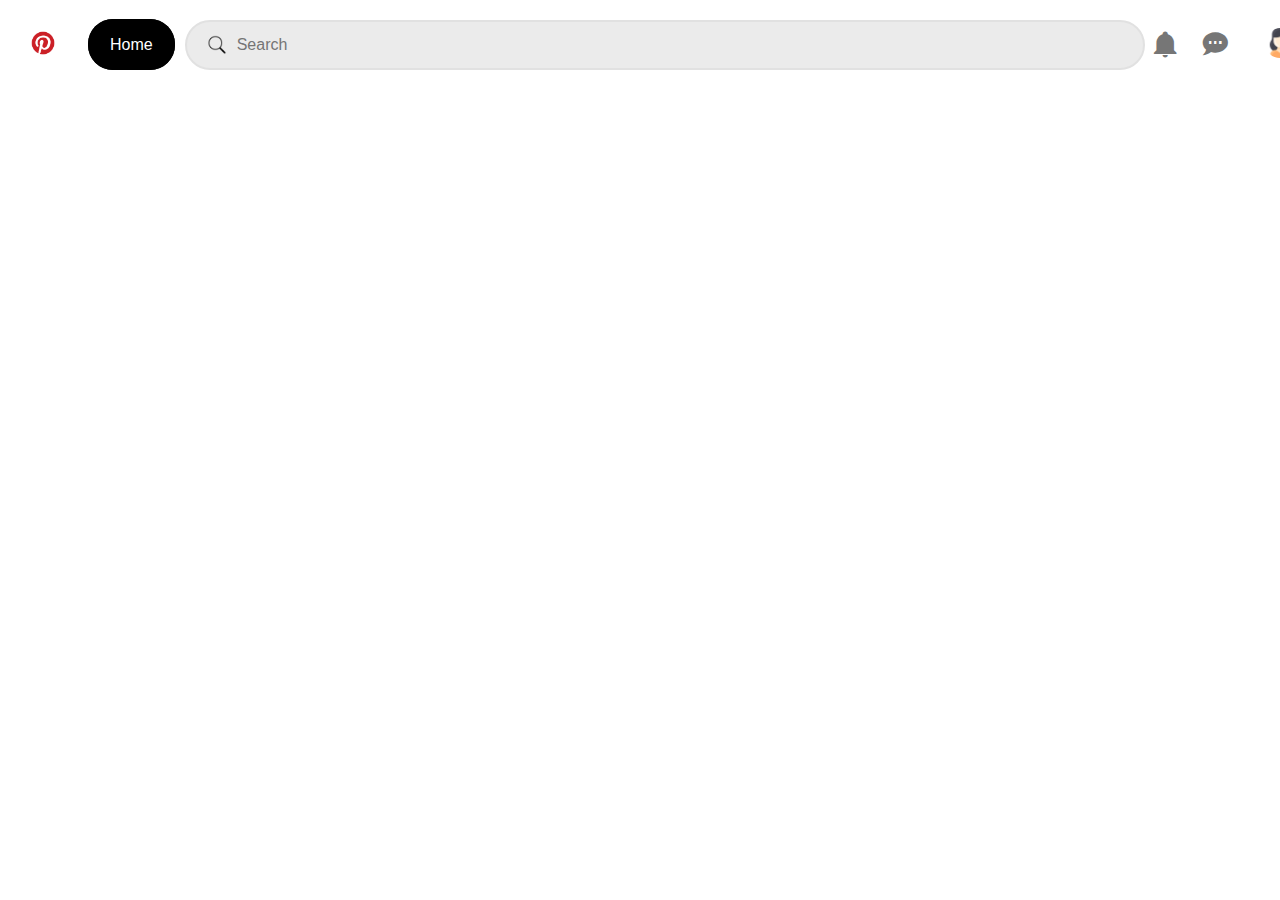
<file: yessPinterest/index.html>
<!DOCTYPE html>
<html lang="en">

<head>
    <meta charset="UTF-8">
    <meta http-equiv="X-UA-Compatible" content="IE=edge">
    <meta name="viewport" content="width=device-width, initial-scale=1.0">
    <link rel="stylesheet" href="./style.css">
    <link rel="stylesheet" href="./styles/materialdesignicons.min.css">
    <link rel="preconnect" href="https://fonts.googleapis.com">
    <title>Pinterest</title>
    <link rel="shortcut icon" href="https://d1ujqdpfgkvqfi.cloudfront.net/favicon-generator/htdocs/favicons/2022-02-18/39799c4e23b393108abae75ecb301721.ico.png">
</head>

<body>
    <div id="navegador">
        <div class="izquierda">
            <div class="item">
                <a class="logo" href="#homepage"><img src="./imágenes/pinterest-logo-icon-3178.png" alt="logo" /></a>
            </div>
            <div class="item">
                <a class="home" href="#">Home</a>
            </div>
        </div>

        <div class="centro">
            <div>
                <!-- <span class="mdi mdi-magnify"></span> -->
                <input type="search" placeholder="Search">
            </div>
        </div>

        <div class="derecha">
            <div class="item"><span class="mdi mdi-bell"></span></div>
            <div class="item"><span class="mdi mdi-chat-processing"></span></div>
            <div class="item"><span class="perfil" href="#homepage"><img src="./imágenes/mujer.png" alt="perfil" /></span></div>
            <div class="item list-container">
                <span class="mdi mdi-chevron-down"></span>
                <ul class="list-items">
                    <li class="text-list">Tus cuentas</li>
                    <li><a href="">Agregar cuenta</a></li>
                    <li><a href="">Convertir en cuenta para empresa</a></li>
                    <li class="text-list">Más opciones</li>
                    <li><a href="">Configuración</a></li>
                    <li><a href="">Mejorar tu feed de inicio</a></li>
                    <li><a href="">Instalar la aplicación de Chrome</a></li>
                    <li><a href="">Obtener ayuda</a></li>
                    <li><a href="">Ver condiciones y privacidad</a></li>
                    <li><a href="">Salir</a></li>
                </ul>
            </div>
        </div>

    </div>


</body>

</html>
</file>
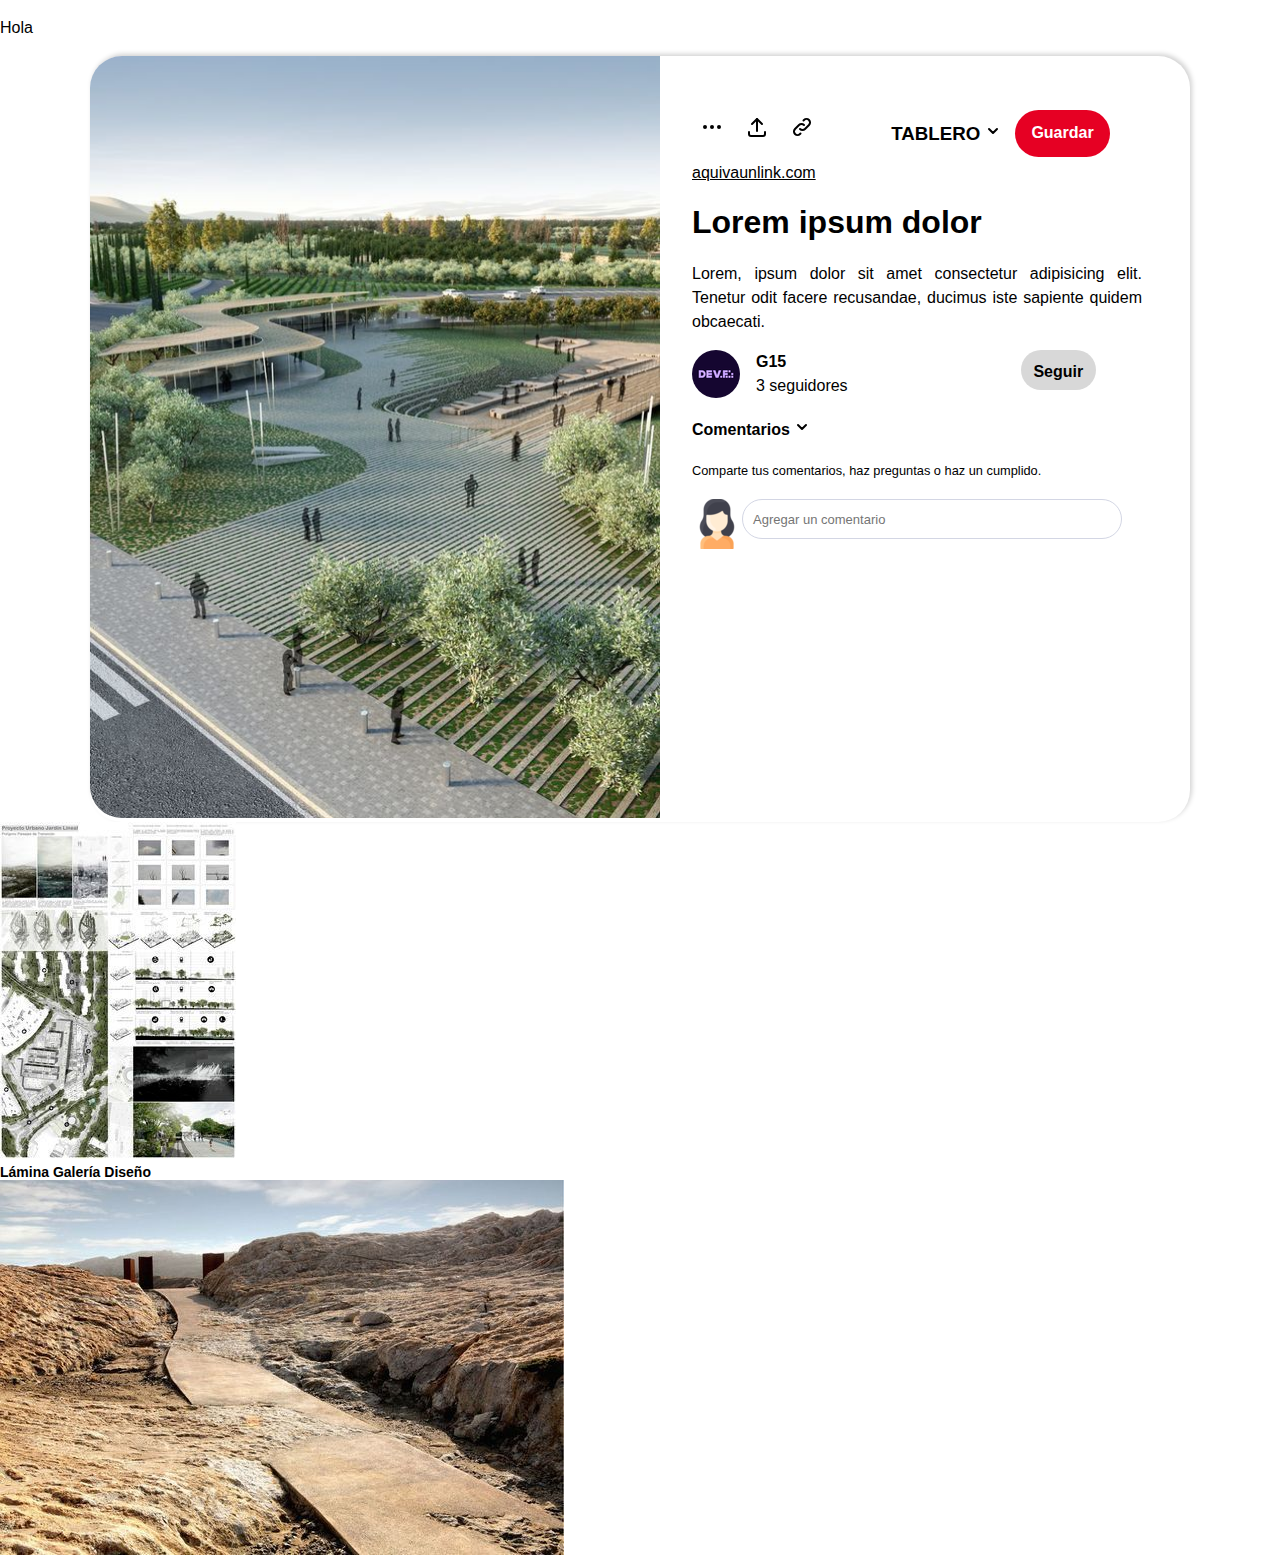
<file: hiper1.html>
<!DOCTYPE html>
<html lang="es">
<head>
    <meta charset="UTF-8">
    <meta http-equiv="X-UA-Compatible" content="IE=edge">
    <meta name="viewport" content="width=device-width, initial-scale=1.0">
    <link rel=preload" href="normalize.css">
    <link rel="stylesheet" href="normalize.css">

    <link rel="stylesheet" href="stylejoss.css">
    <title>Pinterest</title>
</head>
<body>
    
    <nav class"nav-principal> 
        <div>
            <p>Hola</p>
        </div>
    </nav>

    <main class="contenedor sombra">

        <div class="imagen-busqueda">
            <img src="./imagenes-joss/07.jpg" alt="arquitectura verde">
        </div>
        
        <div class="columna-derecha">
            
            <div class="navegacion-2da">
                
                <nav class="navegacion-2sub1"> 
                        
                    <div class="icono circulo">
                        <svg xmlns="http://www.w3.org/2000/svg" class="icon icon-tabler icon-tabler-dots" width="24" height="24" viewBox="0 0 24 24" stroke-width="2" stroke="#000000" fill="none" stroke-linecap="round" stroke-linejoin="round">
                            <path stroke="none" d="M0 0h24v24H0z" fill="none"/>
                            <circle cx="5" cy="12" r="1" />
                            <circle cx="12" cy="12" r="1" />
                            <circle cx="19" cy="12" r="1" />
                          </svg>
                    </div>  
                        
                    <div class="icono circulo">
                        <svg xmlns="http://www.w3.org/2000/svg" class="icon icon-tabler icon-tabler-upload" width="24" height="24" viewBox="0 0 24 24" stroke-width="2" stroke="#000000" fill="none" stroke-linecap="round" stroke-linejoin="round">
                            <path stroke="none" d="M0 0h24v24H0z" fill="none"/>
                            <path d="M4 17v2a2 2 0 0 0 2 2h12a2 2 0 0 0 2 -2v-2" />
                            <polyline points="7 9 12 4 17 9" />
                            <line x1="12" y1="4" x2="12" y2="16" />
                          </svg>
                    </div>  
                        
                    <div class="icono">
                        <svg xmlns="http://www.w3.org/2000/svg" class="icon icon-tabler icon-tabler-link" width="24" height="24" viewBox="0 0 24 24" stroke-width="2" stroke="#000000" fill="none" stroke-linecap="round" stroke-linejoin="round">
                            <path stroke="none" d="M0 0h24v24H0z" fill="none"/>
                            <path d="M10 14a3.5 3.5 0 0 0 5 0l4 -4a3.5 3.5 0 0 0 -5 -5l-.5 .5" />
                            <path d="M14 10a3.5 3.5 0 0 0 -5 0l-4 4a3.5 3.5 0 0 0 5 5l.5 -.5" />
                          </svg>
                    </div>
                </nav> <!--Navegion imagenes-->

                <nav class="navegacion-2sub2">
                     <!-- <p>
                        Tablero

                        <svg xmlns="http://www.w3.org/2000/svg" class="icon icon-tabler icon-tabler-chevron-down" width="40" height="40" viewBox="0 0 24 24" stroke-width="2" stroke="#000000" fill="none" stroke-linecap="round" stroke-linejoin="round">
                            <path stroke="none" d="M0 0h24v24H0z" fill="none"/>
                            <polyline points="6 9 12 15 18 9" />
                        </svg>

                    </p> -->
                    
                    <h3 id="tablero">Tablero</h3>   
                    
                    <div class="chevron">
                        <svg xmlns="http://www.w3.org/2000/svg" class="icon icon-tabler icon-tabler-chevron-down" width="16" height="16" viewBox="0 0 24 24" stroke-width="3" stroke="#000000" fill="none" stroke-linecap="round" stroke-linejoin="round">
                            <path stroke="none" d="M0 0h24v24H0z" fill="none"/>
                            <polyline points="6 9 12 15 18 9" />
                          </svg>
                    </div> 

                    <a class="guardar" href="#">Guardar</a>

                </nav> <!--navegacion-2sub2-->

                
                <p></p>
                    
            </div> <!--primer fila-->

            <div class="descripcion-imagen">

                <a href="#">aquivaunlink.com</a>
                <a class="titulo-link" href="#"> <h1>Lorem ipsum dolor</h1> </a>
                <p>Lorem, ipsum dolor sit amet consectetur adipisicing elit. Tenetur odit facere recusandae, ducimus iste sapiente quidem obcaecati.</p>
            </div> <!--2da fila/ descripcion de la imagen-->

            <div class="usuario-publicacion">

                <div class="usuario-datos">
                    
                    <div>
                    <img class="logo-devf" src="./imagenes-joss/devf-logo-a.png" alt="devF">
                    </div>

                    <div class="datos-devF">
                        <p class="generacion">G15 </p>
                        <p>3 seguidores</p>
                    </div>
               
                </div> <!--Fin clase usuario-datos-->

                <a class="seguir-g15" href="#">Seguir</a>

            </div> <!--Fin 3afila usuario-publicacion-->

            <p id="bold-comentarios">
                Comentarios
                <svg xmlns="http://www.w3.org/2000/svg" class="icon icon-tabler icon-tabler-chevron-down" width="16" height="16" viewBox="0 0 24 24" stroke-width="3" stroke="#000000" fill="none" stroke-linecap="round" stroke-linejoin="round">
                    <path stroke="none" d="M0 0h24v24H0z" fill="none"/>
                    <polyline points="6 9 12 15 18 9" />
                  </svg>
            </p>

            <p>
                <small>
                    Comparte tus comentarios, haz preguntas o haz un cumplido.
                </small> 
            </p>

            <div class="comentarios">
                <div>
                    <img src="./imagenes-joss/mujer (1).png" alt="perfil">
                </div>

                <input type="text" placeholder="   Agregar un comentario"> 
            </div>

        </div> <!--Columna derecha-->


    </main>

    <div class="mas-como-esto">

        <div>
            <img src="./imagenes-joss/01.jpg" alt="">
            <figcaption>Lámina Galería Diseño</figcaption>
        </div>

        <div>
            <img class="imagena" src="./imagenes-joss/02.jpg" alt="">
        </div>




    </div> <!-- FIN imagenes similares -->

</body>
</html>
</file>
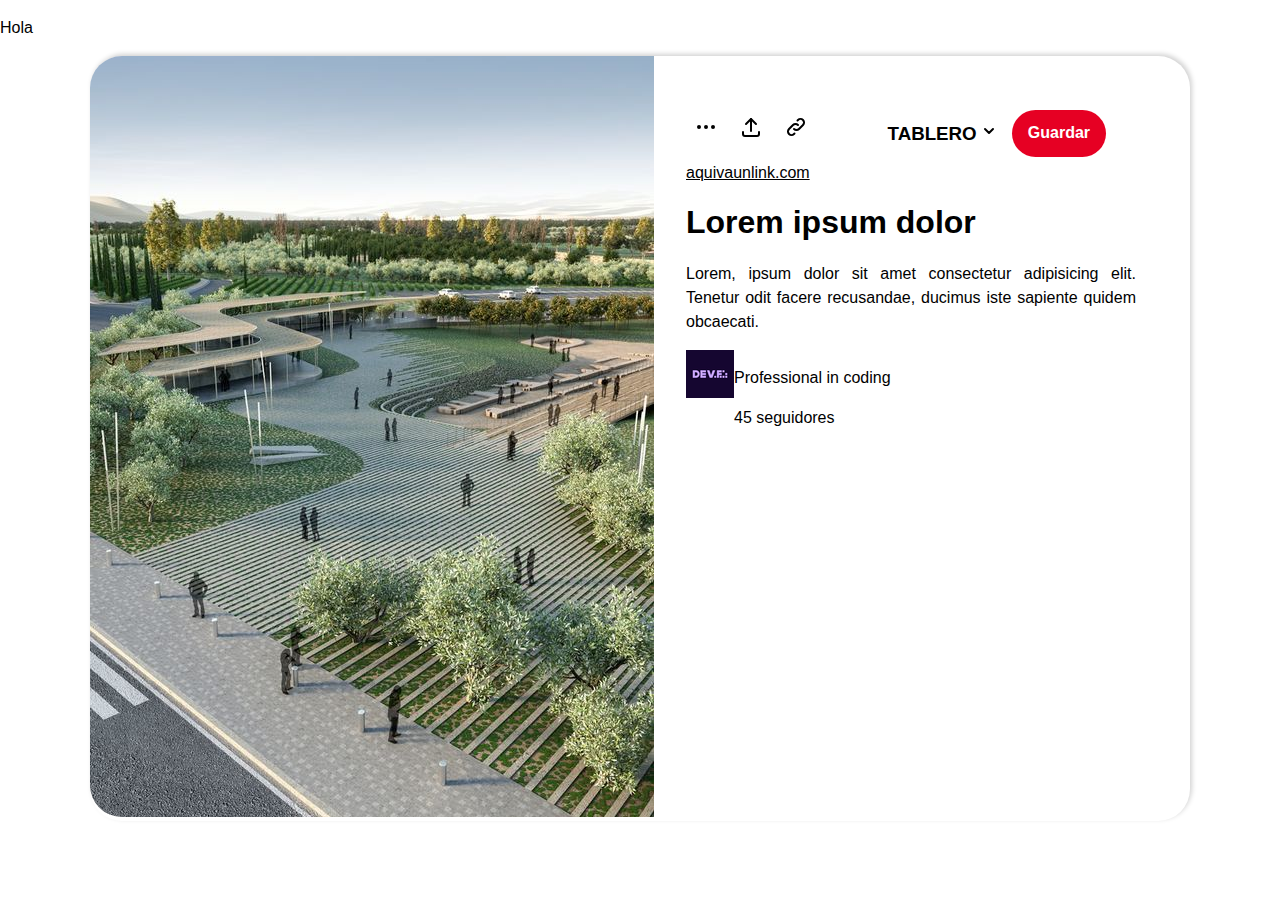
<file: hyper/hiper1.html>
<!DOCTYPE html>
<html lang="es">
<head>
    <meta charset="UTF-8">
    <meta http-equiv="X-UA-Compatible" content="IE=edge">
    <meta name="viewport" content="width=device-width, initial-scale=1.0">
    <link rel=preload" href="normalize.css">
    <link rel="stylesheet" href="normalize.css">

    <link rel="stylesheet" href="style.css">
    <title>Pinterest</title>
</head>
<body>
    
    <nav class"nav-principal> 
        <div>
            <p>Hola</p>
        </div>
    </nav>

    <main class="contenedor sombra">

        <div class="imagen-busqueda">
            <img src="./imagenes/07.jpg" alt="arquitectura verde">
        </div>
        
        <div class="columna-derecha">
            
            <div class="navegacion-2da">
                
                <nav class="navegacion-2sub1"> 
                        
                    <div class="icono circulo">
                        <svg xmlns="http://www.w3.org/2000/svg" class="icon icon-tabler icon-tabler-dots" width="24" height="24" viewBox="0 0 24 24" stroke-width="2" stroke="#000000" fill="none" stroke-linecap="round" stroke-linejoin="round">
                            <path stroke="none" d="M0 0h24v24H0z" fill="none"/>
                            <circle cx="5" cy="12" r="1" />
                            <circle cx="12" cy="12" r="1" />
                            <circle cx="19" cy="12" r="1" />
                          </svg>
                    </div>  
                        
                    <div class="icono circulo">
                        <svg xmlns="http://www.w3.org/2000/svg" class="icon icon-tabler icon-tabler-upload" width="24" height="24" viewBox="0 0 24 24" stroke-width="2" stroke="#000000" fill="none" stroke-linecap="round" stroke-linejoin="round">
                            <path stroke="none" d="M0 0h24v24H0z" fill="none"/>
                            <path d="M4 17v2a2 2 0 0 0 2 2h12a2 2 0 0 0 2 -2v-2" />
                            <polyline points="7 9 12 4 17 9" />
                            <line x1="12" y1="4" x2="12" y2="16" />
                          </svg>
                    </div>  
                        
                    <div class="icono">
                        <svg xmlns="http://www.w3.org/2000/svg" class="icon icon-tabler icon-tabler-link" width="24" height="24" viewBox="0 0 24 24" stroke-width="2" stroke="#000000" fill="none" stroke-linecap="round" stroke-linejoin="round">
                            <path stroke="none" d="M0 0h24v24H0z" fill="none"/>
                            <path d="M10 14a3.5 3.5 0 0 0 5 0l4 -4a3.5 3.5 0 0 0 -5 -5l-.5 .5" />
                            <path d="M14 10a3.5 3.5 0 0 0 -5 0l-4 4a3.5 3.5 0 0 0 5 5l.5 -.5" />
                          </svg>
                    </div>
                </nav> <!--Navegion imagenes-->

                <nav class="navegacion-2sub2">
                    

                    <!-- <p>
                        Tablero

                        <svg xmlns="http://www.w3.org/2000/svg" class="icon icon-tabler icon-tabler-chevron-down" width="40" height="40" viewBox="0 0 24 24" stroke-width="2" stroke="#000000" fill="none" stroke-linecap="round" stroke-linejoin="round">
                            <path stroke="none" d="M0 0h24v24H0z" fill="none"/>
                            <polyline points="6 9 12 15 18 9" />
                        </svg>

                    </p> -->
                    
                    <h3 id="tablero">Tablero</h3>   
                    
                    <div class="chevron">
                        <svg xmlns="http://www.w3.org/2000/svg" class="icon icon-tabler icon-tabler-chevron-down" width="16" height="16" viewBox="0 0 24 24" stroke-width="3" stroke="#000000" fill="none" stroke-linecap="round" stroke-linejoin="round">
                            <path stroke="none" d="M0 0h24v24H0z" fill="none"/>
                            <polyline points="6 9 12 15 18 9" />
                          </svg>
                    </div> 

                    <a class="guardar" href="#">Guardar</a>

                </nav> <!--navegacion-2sub2-->

                
                <p></p>
                    
            </div> <!--primer fila-->

            <div class="descripcion-imagen">

                <a href="#">aquivaunlink.com</a>
                <a class="titulo-link" href="#"> <h1>Lorem ipsum dolor</h1> </a>
                <p>Lorem, ipsum dolor sit amet consectetur adipisicing elit. Tenetur odit facere recusandae, ducimus iste sapiente quidem obcaecati.</p>
            </div> <!--2da fila/ descripcion de la imagen-->

            <div class="usuario-publicacion">

                <div class="usuario-datos">
                    
                    <div>
                    <img src="./imagenes/devf-logo-a.png" alt="devF">
                    </div>

                    <div class="datos-devF">
                        <p>Professional in coding</p>
                        <p>45 seguidores</p>
                    </div>
               
                </div> <!--Fin clase usuario-datos-->

            </div> <!--Fin 3afila usuario-publicacion-->


        </div> <!--Columna derecha-->


       



    </main>

</body>
</html>
</file>
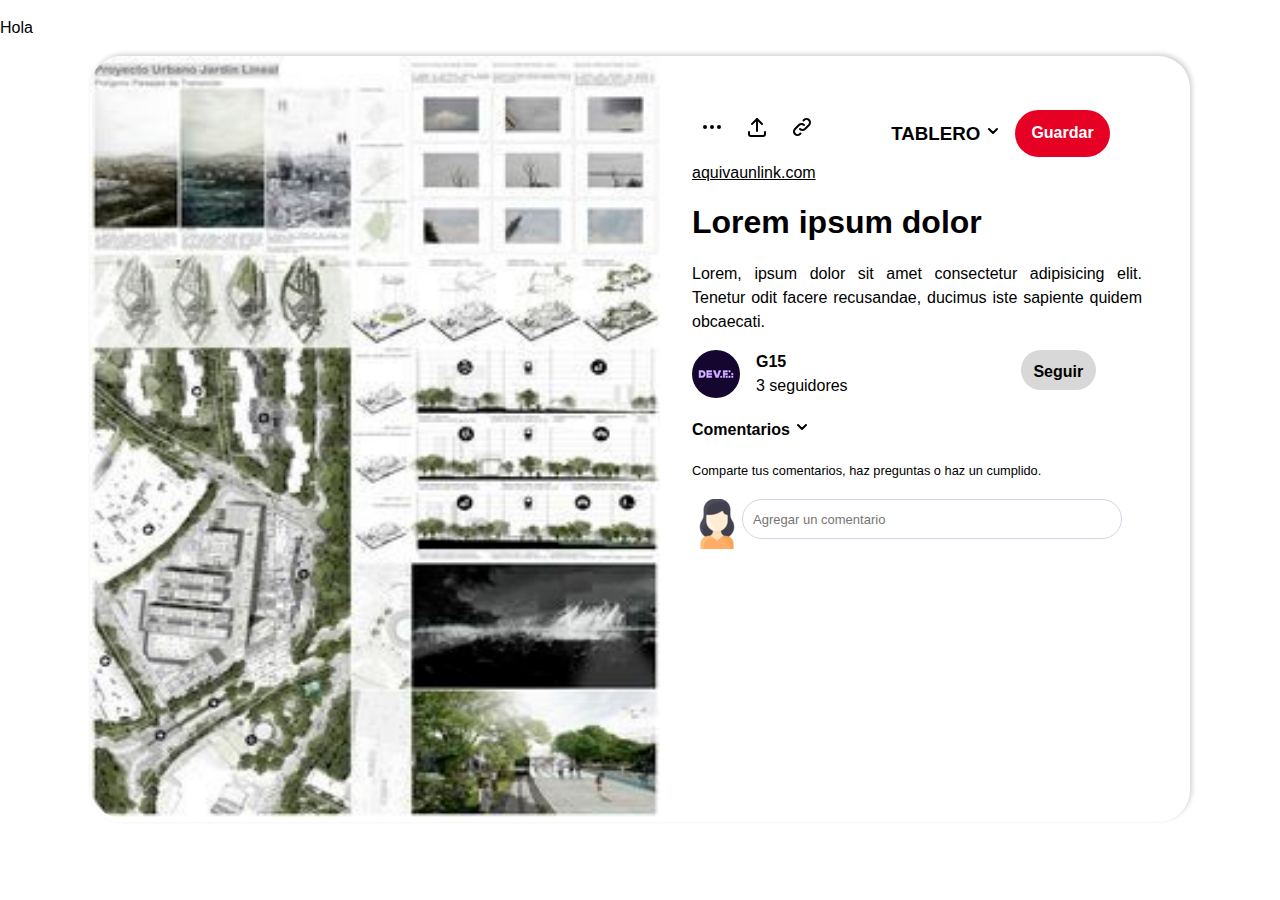
<file: Paginas/hiper1.html>
<!DOCTYPE html>
<html lang="es">
<head>
    <meta charset="UTF-8">
    <meta http-equiv="X-UA-Compatible" content="IE=edge">
    <meta name="viewport" content="width=device-width, initial-scale=1.0">
    <link rel=preload" href="../normalize.css">
    <link rel="stylesheet" href="../normalize.css">

    <link rel="stylesheet" href="../stylejoss.css">
    <title>Pinterest</title>
</head>
<body>
    
    <nav class"nav-principal> 
        <div>
            <p>Hola</p>
        </div>
    </nav>

    <main class="contenedor sombra">

        <div class="imagen-busqueda">
            <img class="img-inicio" src="../imagenes-joss/01.jpg" alt="arquitectura verde">
        </div>
        
        <div class="columna-derecha">
            
            <div class="navegacion-2da">
                
                <nav class="navegacion-2sub1"> 
                        
                    <div class="icono circulo">
                        <svg xmlns="http://www.w3.org/2000/svg" class="icon icon-tabler icon-tabler-dots" width="24" height="24" viewBox="0 0 24 24" stroke-width="2" stroke="#000000" fill="none" stroke-linecap="round" stroke-linejoin="round">
                            <path stroke="none" d="M0 0h24v24H0z" fill="none"/>
                            <circle cx="5" cy="12" r="1" />
                            <circle cx="12" cy="12" r="1" />
                            <circle cx="19" cy="12" r="1" />
                          </svg>
                    </div>  
                        
                    <div class="icono circulo">
                        <svg xmlns="http://www.w3.org/2000/svg" class="icon icon-tabler icon-tabler-upload" width="24" height="24" viewBox="0 0 24 24" stroke-width="2" stroke="#000000" fill="none" stroke-linecap="round" stroke-linejoin="round">
                            <path stroke="none" d="M0 0h24v24H0z" fill="none"/>
                            <path d="M4 17v2a2 2 0 0 0 2 2h12a2 2 0 0 0 2 -2v-2" />
                            <polyline points="7 9 12 4 17 9" />
                            <line x1="12" y1="4" x2="12" y2="16" />
                          </svg>
                    </div>  
                        
                    <div class="icono">
                        <svg xmlns="http://www.w3.org/2000/svg" class="icon icon-tabler icon-tabler-link" width="24" height="24" viewBox="0 0 24 24" stroke-width="2" stroke="#000000" fill="none" stroke-linecap="round" stroke-linejoin="round">
                            <path stroke="none" d="M0 0h24v24H0z" fill="none"/>
                            <path d="M10 14a3.5 3.5 0 0 0 5 0l4 -4a3.5 3.5 0 0 0 -5 -5l-.5 .5" />
                            <path d="M14 10a3.5 3.5 0 0 0 -5 0l-4 4a3.5 3.5 0 0 0 5 5l.5 -.5" />
                          </svg>
                    </div>
                </nav> <!--Navegion imagenes-->

                <nav class="navegacion-2sub2">
                     <!-- <p>
                        Tablero

                        <svg xmlns="http://www.w3.org/2000/svg" class="icon icon-tabler icon-tabler-chevron-down" width="40" height="40" viewBox="0 0 24 24" stroke-width="2" stroke="#000000" fill="none" stroke-linecap="round" stroke-linejoin="round">
                            <path stroke="none" d="M0 0h24v24H0z" fill="none"/>
                            <polyline points="6 9 12 15 18 9" />
                        </svg>

                    </p> -->
                    
                    <h3 id="tablero">Tablero</h3>   
                    
                    <div class="chevron">
                        <svg xmlns="http://www.w3.org/2000/svg" class="icon icon-tabler icon-tabler-chevron-down" width="16" height="16" viewBox="0 0 24 24" stroke-width="3" stroke="#000000" fill="none" stroke-linecap="round" stroke-linejoin="round">
                            <path stroke="none" d="M0 0h24v24H0z" fill="none"/>
                            <polyline points="6 9 12 15 18 9" />
                          </svg>
                    </div> 

                    <a class="guardar" href="#">Guardar</a>

                </nav> <!--navegacion-2sub2-->

                
                <p></p>
                    
            </div> <!--primer fila-->

            <div class="descripcion-imagen">

                <a href="#">aquivaunlink.com</a>
                <a class="titulo-link" href="#"> <h1>Lorem ipsum dolor</h1> </a>
                <p>Lorem, ipsum dolor sit amet consectetur adipisicing elit. Tenetur odit facere recusandae, ducimus iste sapiente quidem obcaecati.</p>
            </div> <!--2da fila/ descripcion de la imagen-->

            <div class="usuario-publicacion">

                <div class="usuario-datos">
                    
                    <div>
                    <img class="logo-devf" src="../imagenes-joss/devf-logo-a.png" alt="devF">
                    </div>

                    <div class="datos-devF">
                        <p class="generacion">G15 </p>
                        <p>3 seguidores</p>
                    </div>
               
                </div> <!--Fin clase usuario-datos-->

                <a class="seguir-g15" href="#">Seguir</a>

            </div> <!--Fin 3afila usuario-publicacion-->

            <p id="bold-comentarios">
                Comentarios
                <svg xmlns="http://www.w3.org/2000/svg" class="icon icon-tabler icon-tabler-chevron-down" width="16" height="16" viewBox="0 0 24 24" stroke-width="3" stroke="#000000" fill="none" stroke-linecap="round" stroke-linejoin="round">
                    <path stroke="none" d="M0 0h24v24H0z" fill="none"/>
                    <polyline points="6 9 12 15 18 9" />
                  </svg>
            </p>

            <p>
                <small>
                    Comparte tus comentarios, haz preguntas o haz un cumplido.
                </small> 
            </p>

            <div class="comentarios">
                <div>
                    <img src="../imagenes-joss/mujer (1).png" alt="perfil">
                </div>

                <input type="text" placeholder="   Agregar un comentario"> 
            </div>

        </div> <!--Columna derecha-->


    </main>

    <!-- <div class="mas-como-esto">

        <div>
            <img src="./imagenes-joss/01.jpg" alt="">
            <figcaption>Lámina Galería Diseño</figcaption>
        </div>

        <div>
            <img class="imagena" src="./imagenes-joss/02.jpg" alt="">
        </div>




    </div> FIN imagenes similares -->

</body>
</html>
</file>
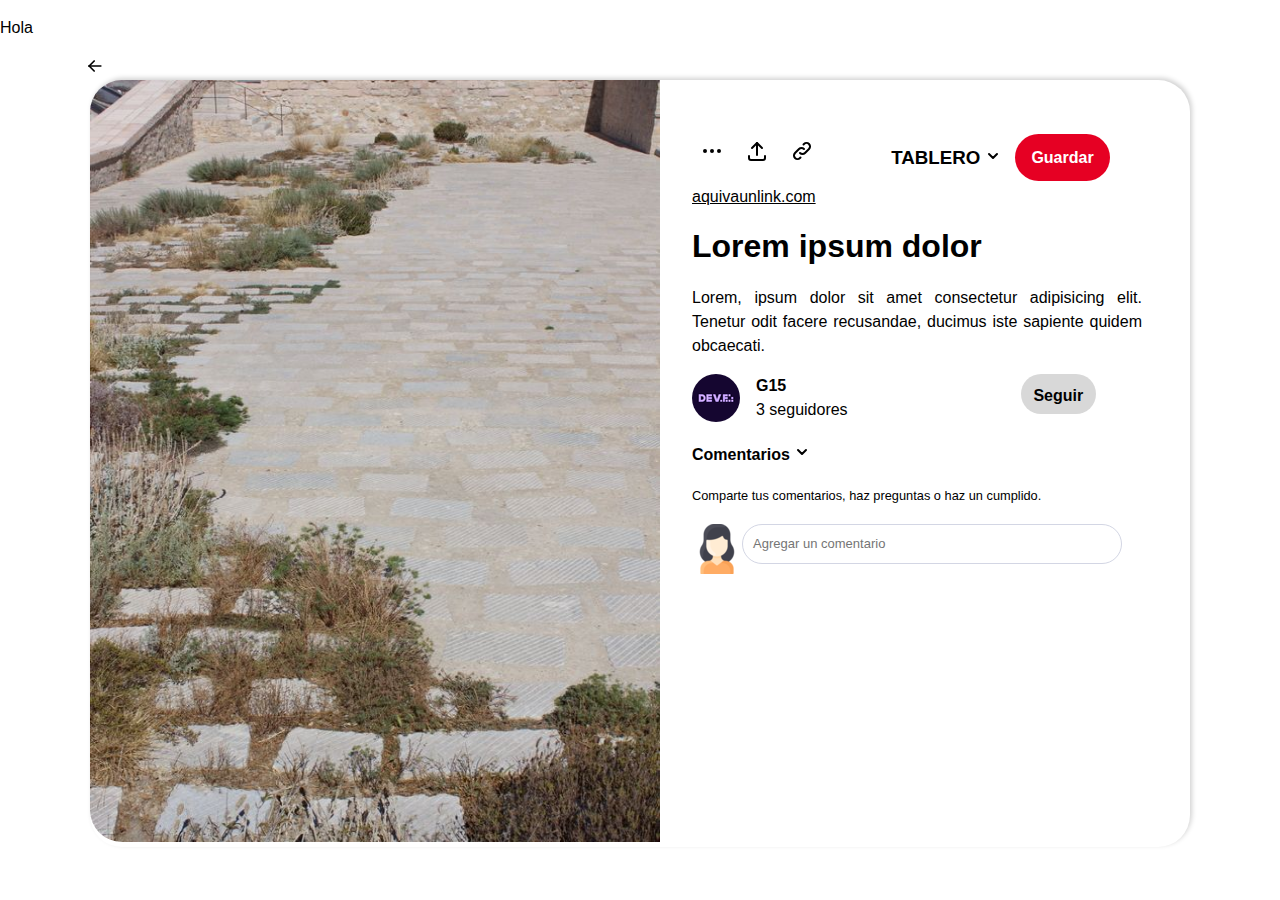
<file: Paginas/hiper10.html>
<!DOCTYPE html>
<html lang="es">
<head>
    <meta charset="UTF-8">
    <meta http-equiv="X-UA-Compatible" content="IE=edge">
    <meta name="viewport" content="width=device-width, initial-scale=1.0">
    <link rel=preload" href="../normalize.css">
    <link rel="stylesheet" href="../normalize.css">

    <link rel="stylesheet" href="../stylejoss.css">
    <title>Pinterest</title>
</head>
<body>
    
    <nav class"nav-principal> 
        <div>
            <p>Hola</p>
        </div>
    </nav>

    <!-- Regreso inicio -->
    <div class="Return" >
        <a class="inicio" href="#">
            <svg xmlns="http://www.w3.org/2000/svg" class="icon icon-tabler icon-tabler-arrow-left" width="20" height="20" viewBox="0 0 24 24" stroke-width="2" stroke="#000000" fill="none" stroke-linecap="round" stroke-linejoin="round">
                <path stroke="none" d="M0 0h24v24H0z" fill="none"/>
                <line x1="5" y1="12" x2="19" y2="12" />
                <line x1="5" y1="12" x2="11" y2="18" />
                <line x1="5" y1="12" x2="11" y2="6" />
              </svg>
        </a>
    </div>
    

    <main class="contenedor sombra">

        <div class="imagen-busqueda">
            <img class="img-inicio" src="../imagenes-joss/10.jpg" alt="arquitectura verde">
        </div>
        
        <div class="columna-derecha">
            
            <div class="navegacion-2da">
                
                <nav class="navegacion-2sub1"> 
                        
                    <div class="icono circulo">
                        <svg xmlns="http://www.w3.org/2000/svg" class="icon icon-tabler icon-tabler-dots" width="24" height="24" viewBox="0 0 24 24" stroke-width="2" stroke="#000000" fill="none" stroke-linecap="round" stroke-linejoin="round">
                            <path stroke="none" d="M0 0h24v24H0z" fill="none"/>
                            <circle cx="5" cy="12" r="1" />
                            <circle cx="12" cy="12" r="1" />
                            <circle cx="19" cy="12" r="1" />
                          </svg>
                    </div>  
                        
                    <div class="icono circulo">
                        <svg xmlns="http://www.w3.org/2000/svg" class="icon icon-tabler icon-tabler-upload" width="24" height="24" viewBox="0 0 24 24" stroke-width="2" stroke="#000000" fill="none" stroke-linecap="round" stroke-linejoin="round">
                            <path stroke="none" d="M0 0h24v24H0z" fill="none"/>
                            <path d="M4 17v2a2 2 0 0 0 2 2h12a2 2 0 0 0 2 -2v-2" />
                            <polyline points="7 9 12 4 17 9" />
                            <line x1="12" y1="4" x2="12" y2="16" />
                          </svg>
                    </div>  
                        
                    <div class="icono">
                        <svg xmlns="http://www.w3.org/2000/svg" class="icon icon-tabler icon-tabler-link" width="24" height="24" viewBox="0 0 24 24" stroke-width="2" stroke="#000000" fill="none" stroke-linecap="round" stroke-linejoin="round">
                            <path stroke="none" d="M0 0h24v24H0z" fill="none"/>
                            <path d="M10 14a3.5 3.5 0 0 0 5 0l4 -4a3.5 3.5 0 0 0 -5 -5l-.5 .5" />
                            <path d="M14 10a3.5 3.5 0 0 0 -5 0l-4 4a3.5 3.5 0 0 0 5 5l.5 -.5" />
                          </svg>
                    </div>
                </nav> <!--Navegion imagenes-->

                <nav class="navegacion-2sub2">
                     <!-- <p>
                        Tablero

                        <svg xmlns="http://www.w3.org/2000/svg" class="icon icon-tabler icon-tabler-chevron-down" width="40" height="40" viewBox="0 0 24 24" stroke-width="2" stroke="#000000" fill="none" stroke-linecap="round" stroke-linejoin="round">
                            <path stroke="none" d="M0 0h24v24H0z" fill="none"/>
                            <polyline points="6 9 12 15 18 9" />
                        </svg>

                    </p> -->
                    
                    <h3 id="tablero">Tablero</h3>   
                    
                    <div class="chevron">
                        <svg xmlns="http://www.w3.org/2000/svg" class="icon icon-tabler icon-tabler-chevron-down" width="16" height="16" viewBox="0 0 24 24" stroke-width="3" stroke="#000000" fill="none" stroke-linecap="round" stroke-linejoin="round">
                            <path stroke="none" d="M0 0h24v24H0z" fill="none"/>
                            <polyline points="6 9 12 15 18 9" />
                          </svg>
                    </div> 

                    <a class="guardar" href="#">Guardar</a>

                </nav> <!--navegacion-2sub2-->

                
                <p></p>
                    
            </div> <!--primer fila-->

            <div class="descripcion-imagen">

                <a href="#">aquivaunlink.com</a>
                <a class="titulo-link" href="#"> <h1>Lorem ipsum dolor</h1> </a>
                <p>Lorem, ipsum dolor sit amet consectetur adipisicing elit. Tenetur odit facere recusandae, ducimus iste sapiente quidem obcaecati.</p>
            </div> <!--2da fila/ descripcion de la imagen-->

            <div class="usuario-publicacion">

                <div class="usuario-datos">
                    
                    <div>
                    <img class="logo-devf" src="../imagenes-joss/devf-logo-a.png" alt="devF">
                    </div>

                    <div class="datos-devF">
                        <p class="generacion">G15 </p>
                        <p>3 seguidores</p>
                    </div>
               
                </div> <!--Fin clase usuario-datos-->

                <a class="seguir-g15" href="#">Seguir</a>

            </div> <!--Fin 3afila usuario-publicacion-->

            <p id="bold-comentarios">
                Comentarios
                <svg xmlns="http://www.w3.org/2000/svg" class="icon icon-tabler icon-tabler-chevron-down" width="16" height="16" viewBox="0 0 24 24" stroke-width="3" stroke="#000000" fill="none" stroke-linecap="round" stroke-linejoin="round">
                    <path stroke="none" d="M0 0h24v24H0z" fill="none"/>
                    <polyline points="6 9 12 15 18 9" />
                  </svg>
            </p>

            <p>
                <small>
                    Comparte tus comentarios, haz preguntas o haz un cumplido.
                </small> 
            </p>

            <div class="comentarios">
                <div>
                    <img src="../imagenes-joss/mujer (1).png" alt="perfil">
                </div>

                <input type="text" placeholder="   Agregar un comentario"> 
            </div>

        </div> <!--Columna derecha-->


    </main>

    <!-- <div class="mas-como-esto">

        <div>
            <img src="./imagenes-joss/01.jpg" alt="">
            <figcaption>Lámina Galería Diseño</figcaption>
        </div>

        <div>
            <img class="imagena" src="./imagenes-joss/02.jpg" alt="">
        </div>




    </div> FIN imagenes similares -->

</body>
</html>
</file>
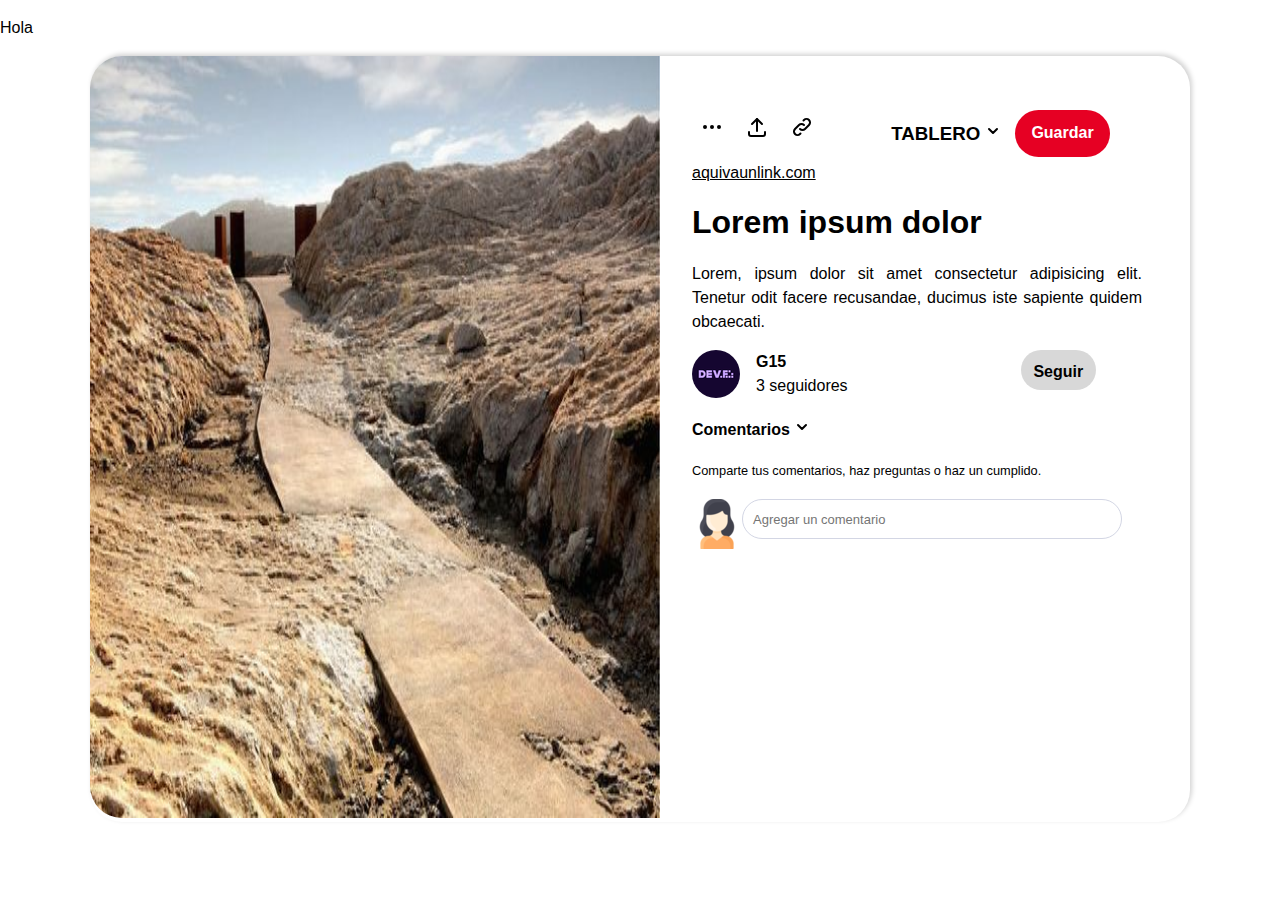
<file: Paginas/hiper2.html>
<!DOCTYPE html>
<html lang="es">
<head>
    <meta charset="UTF-8">
    <meta http-equiv="X-UA-Compatible" content="IE=edge">
    <meta name="viewport" content="width=device-width, initial-scale=1.0">
    <link rel=preload" href="../normalize.css">
    <link rel="stylesheet" href="../normalize.css">

    <link rel="stylesheet" href="../stylejoss.css">
    <title>Pinterest</title>
</head>
<body>
    
    <nav class"nav-principal> 
        <div>
            <p>Hola</p>
        </div>
    </nav>

    <main class="contenedor sombra">

        <div class="imagen-busqueda">
            <img class="img-inicio" src="../imagenes-joss/02.jpg" alt="arquitectura verde">
        </div>
        
        <div class="columna-derecha">
            
            <div class="navegacion-2da">
                
                <nav class="navegacion-2sub1"> 
                        
                    <div class="icono circulo">
                        <svg xmlns="http://www.w3.org/2000/svg" class="icon icon-tabler icon-tabler-dots" width="24" height="24" viewBox="0 0 24 24" stroke-width="2" stroke="#000000" fill="none" stroke-linecap="round" stroke-linejoin="round">
                            <path stroke="none" d="M0 0h24v24H0z" fill="none"/>
                            <circle cx="5" cy="12" r="1" />
                            <circle cx="12" cy="12" r="1" />
                            <circle cx="19" cy="12" r="1" />
                          </svg>
                    </div>  
                        
                    <div class="icono circulo">
                        <svg xmlns="http://www.w3.org/2000/svg" class="icon icon-tabler icon-tabler-upload" width="24" height="24" viewBox="0 0 24 24" stroke-width="2" stroke="#000000" fill="none" stroke-linecap="round" stroke-linejoin="round">
                            <path stroke="none" d="M0 0h24v24H0z" fill="none"/>
                            <path d="M4 17v2a2 2 0 0 0 2 2h12a2 2 0 0 0 2 -2v-2" />
                            <polyline points="7 9 12 4 17 9" />
                            <line x1="12" y1="4" x2="12" y2="16" />
                          </svg>
                    </div>  
                        
                    <div class="icono">
                        <svg xmlns="http://www.w3.org/2000/svg" class="icon icon-tabler icon-tabler-link" width="24" height="24" viewBox="0 0 24 24" stroke-width="2" stroke="#000000" fill="none" stroke-linecap="round" stroke-linejoin="round">
                            <path stroke="none" d="M0 0h24v24H0z" fill="none"/>
                            <path d="M10 14a3.5 3.5 0 0 0 5 0l4 -4a3.5 3.5 0 0 0 -5 -5l-.5 .5" />
                            <path d="M14 10a3.5 3.5 0 0 0 -5 0l-4 4a3.5 3.5 0 0 0 5 5l.5 -.5" />
                          </svg>
                    </div>
                </nav> <!--Navegion imagenes-->

                <nav class="navegacion-2sub2">
                     <!-- <p>
                        Tablero

                        <svg xmlns="http://www.w3.org/2000/svg" class="icon icon-tabler icon-tabler-chevron-down" width="40" height="40" viewBox="0 0 24 24" stroke-width="2" stroke="#000000" fill="none" stroke-linecap="round" stroke-linejoin="round">
                            <path stroke="none" d="M0 0h24v24H0z" fill="none"/>
                            <polyline points="6 9 12 15 18 9" />
                        </svg>

                    </p> -->
                    
                    <h3 id="tablero">Tablero</h3>   
                    
                    <div class="chevron">
                        <svg xmlns="http://www.w3.org/2000/svg" class="icon icon-tabler icon-tabler-chevron-down" width="16" height="16" viewBox="0 0 24 24" stroke-width="3" stroke="#000000" fill="none" stroke-linecap="round" stroke-linejoin="round">
                            <path stroke="none" d="M0 0h24v24H0z" fill="none"/>
                            <polyline points="6 9 12 15 18 9" />
                          </svg>
                    </div> 

                    <a class="guardar" href="#">Guardar</a>

                </nav> <!--navegacion-2sub2-->

                
                <p></p>
                    
            </div> <!--primer fila-->

            <div class="descripcion-imagen">

                <a href="#">aquivaunlink.com</a>
                <a class="titulo-link" href="#"> <h1>Lorem ipsum dolor</h1> </a>
                <p>Lorem, ipsum dolor sit amet consectetur adipisicing elit. Tenetur odit facere recusandae, ducimus iste sapiente quidem obcaecati.</p>
            </div> <!--2da fila/ descripcion de la imagen-->

            <div class="usuario-publicacion">

                <div class="usuario-datos">
                    
                    <div>
                    <img class="logo-devf" src="../imagenes-joss/devf-logo-a.png" alt="devF">
                    </div>

                    <div class="datos-devF">
                        <p class="generacion">G15 </p>
                        <p>3 seguidores</p>
                    </div>
               
                </div> <!--Fin clase usuario-datos-->

                <a class="seguir-g15" href="#">Seguir</a>

            </div> <!--Fin 3afila usuario-publicacion-->

            <p id="bold-comentarios">
                Comentarios
                <svg xmlns="http://www.w3.org/2000/svg" class="icon icon-tabler icon-tabler-chevron-down" width="16" height="16" viewBox="0 0 24 24" stroke-width="3" stroke="#000000" fill="none" stroke-linecap="round" stroke-linejoin="round">
                    <path stroke="none" d="M0 0h24v24H0z" fill="none"/>
                    <polyline points="6 9 12 15 18 9" />
                  </svg>
            </p>

            <p>
                <small>
                    Comparte tus comentarios, haz preguntas o haz un cumplido.
                </small> 
            </p>

            <div class="comentarios">
                <div>
                    <img src="../imagenes-joss/mujer (1).png" alt="perfil">
                </div>

                <input type="text" placeholder="   Agregar un comentario"> 
            </div>

        </div> <!--Columna derecha-->


    </main>

    <!-- <div class="mas-como-esto">

        <div>
            <img src="./imagenes-joss/01.jpg" alt="">
            <figcaption>Lámina Galería Diseño</figcaption>
        </div>

        <div>
            <img class="imagena" src="./imagenes-joss/02.jpg" alt="">
        </div>




    </div> FIN imagenes similares -->

</body>
</html>
</file>
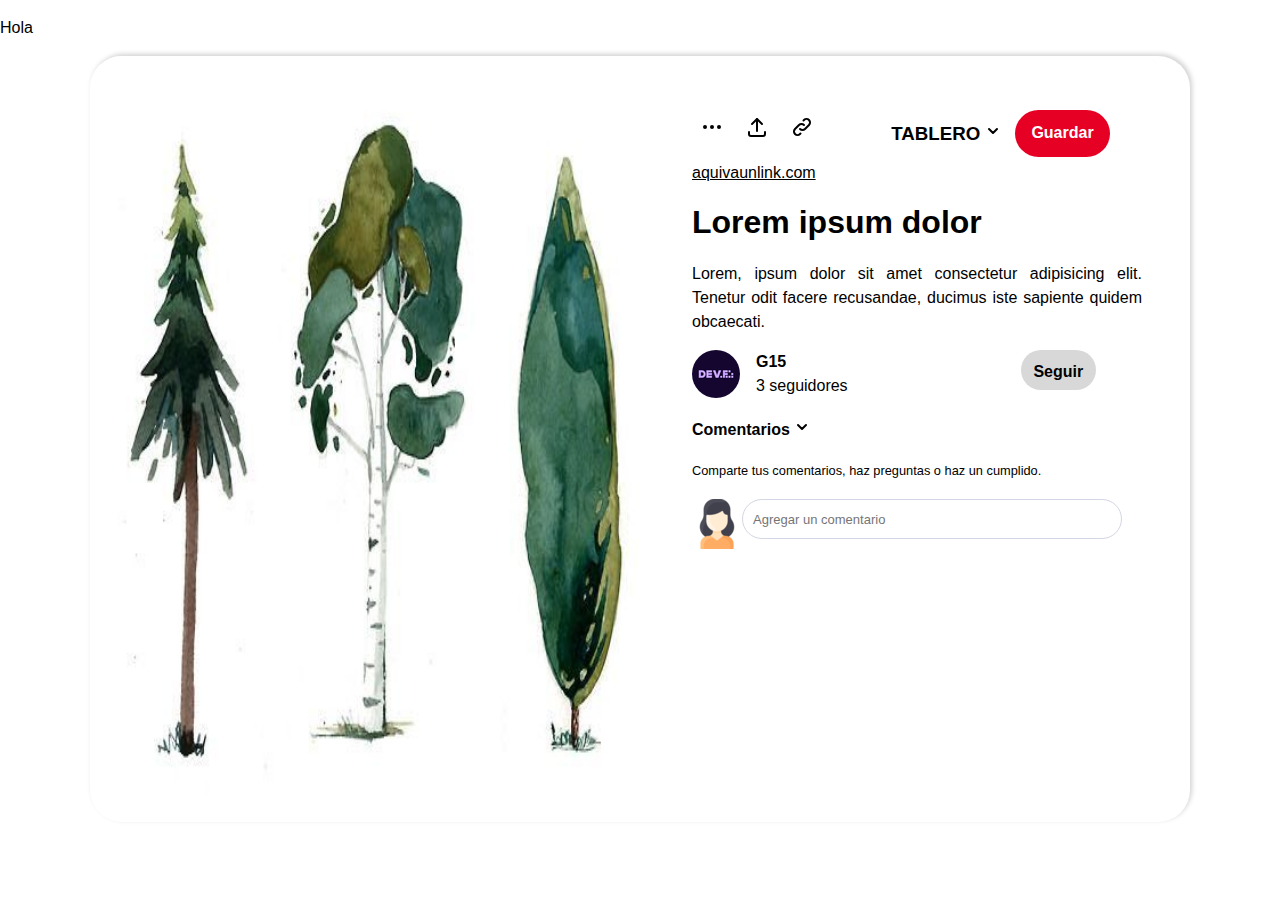
<file: Paginas/hiper3.html>
<!DOCTYPE html>
<html lang="es">
<head>
    <meta charset="UTF-8">
    <meta http-equiv="X-UA-Compatible" content="IE=edge">
    <meta name="viewport" content="width=device-width, initial-scale=1.0">
    <link rel=preload" href="../normalize.css">
    <link rel="stylesheet" href="../normalize.css">

    <link rel="stylesheet" href="../stylejoss.css">
    <title>Pinterest</title>
</head>
<body>
    
    <nav class"nav-principal> 
        <div>
            <p>Hola</p>
        </div>
    </nav>

    <main class="contenedor sombra">

        <div class="imagen-busqueda">
            <img class="img-inicio" src="../imagenes-joss/03.jpg" alt="arquitectura verde">
        </div>
        
        <div class="columna-derecha">
            
            <div class="navegacion-2da">
                
                <nav class="navegacion-2sub1"> 
                        
                    <div class="icono circulo">
                        <svg xmlns="http://www.w3.org/2000/svg" class="icon icon-tabler icon-tabler-dots" width="24" height="24" viewBox="0 0 24 24" stroke-width="2" stroke="#000000" fill="none" stroke-linecap="round" stroke-linejoin="round">
                            <path stroke="none" d="M0 0h24v24H0z" fill="none"/>
                            <circle cx="5" cy="12" r="1" />
                            <circle cx="12" cy="12" r="1" />
                            <circle cx="19" cy="12" r="1" />
                          </svg>
                    </div>  
                        
                    <div class="icono circulo">
                        <svg xmlns="http://www.w3.org/2000/svg" class="icon icon-tabler icon-tabler-upload" width="24" height="24" viewBox="0 0 24 24" stroke-width="2" stroke="#000000" fill="none" stroke-linecap="round" stroke-linejoin="round">
                            <path stroke="none" d="M0 0h24v24H0z" fill="none"/>
                            <path d="M4 17v2a2 2 0 0 0 2 2h12a2 2 0 0 0 2 -2v-2" />
                            <polyline points="7 9 12 4 17 9" />
                            <line x1="12" y1="4" x2="12" y2="16" />
                          </svg>
                    </div>  
                        
                    <div class="icono">
                        <svg xmlns="http://www.w3.org/2000/svg" class="icon icon-tabler icon-tabler-link" width="24" height="24" viewBox="0 0 24 24" stroke-width="2" stroke="#000000" fill="none" stroke-linecap="round" stroke-linejoin="round">
                            <path stroke="none" d="M0 0h24v24H0z" fill="none"/>
                            <path d="M10 14a3.5 3.5 0 0 0 5 0l4 -4a3.5 3.5 0 0 0 -5 -5l-.5 .5" />
                            <path d="M14 10a3.5 3.5 0 0 0 -5 0l-4 4a3.5 3.5 0 0 0 5 5l.5 -.5" />
                          </svg>
                    </div>
                </nav> <!--Navegion imagenes-->

                <nav class="navegacion-2sub2">
                     <!-- <p>
                        Tablero

                        <svg xmlns="http://www.w3.org/2000/svg" class="icon icon-tabler icon-tabler-chevron-down" width="40" height="40" viewBox="0 0 24 24" stroke-width="2" stroke="#000000" fill="none" stroke-linecap="round" stroke-linejoin="round">
                            <path stroke="none" d="M0 0h24v24H0z" fill="none"/>
                            <polyline points="6 9 12 15 18 9" />
                        </svg>

                    </p> -->
                    
                    <h3 id="tablero">Tablero</h3>   
                    
                    <div class="chevron">
                        <svg xmlns="http://www.w3.org/2000/svg" class="icon icon-tabler icon-tabler-chevron-down" width="16" height="16" viewBox="0 0 24 24" stroke-width="3" stroke="#000000" fill="none" stroke-linecap="round" stroke-linejoin="round">
                            <path stroke="none" d="M0 0h24v24H0z" fill="none"/>
                            <polyline points="6 9 12 15 18 9" />
                          </svg>
                    </div> 

                    <a class="guardar" href="#">Guardar</a>

                </nav> <!--navegacion-2sub2-->

                
                <p></p>
                    
            </div> <!--primer fila-->

            <div class="descripcion-imagen">

                <a href="#">aquivaunlink.com</a>
                <a class="titulo-link" href="#"> <h1>Lorem ipsum dolor</h1> </a>
                <p>Lorem, ipsum dolor sit amet consectetur adipisicing elit. Tenetur odit facere recusandae, ducimus iste sapiente quidem obcaecati.</p>
            </div> <!--2da fila/ descripcion de la imagen-->

            <div class="usuario-publicacion">

                <div class="usuario-datos">
                    
                    <div>
                    <img class="logo-devf" src="../imagenes-joss/devf-logo-a.png" alt="devF">
                    </div>

                    <div class="datos-devF">
                        <p class="generacion">G15 </p>
                        <p>3 seguidores</p>
                    </div>
               
                </div> <!--Fin clase usuario-datos-->

                <a class="seguir-g15" href="#">Seguir</a>

            </div> <!--Fin 3afila usuario-publicacion-->

            <p id="bold-comentarios">
                Comentarios
                <svg xmlns="http://www.w3.org/2000/svg" class="icon icon-tabler icon-tabler-chevron-down" width="16" height="16" viewBox="0 0 24 24" stroke-width="3" stroke="#000000" fill="none" stroke-linecap="round" stroke-linejoin="round">
                    <path stroke="none" d="M0 0h24v24H0z" fill="none"/>
                    <polyline points="6 9 12 15 18 9" />
                  </svg>
            </p>

            <p>
                <small>
                    Comparte tus comentarios, haz preguntas o haz un cumplido.
                </small> 
            </p>

            <div class="comentarios">
                <div>
                    <img src="../imagenes-joss/mujer (1).png" alt="perfil">
                </div>

                <input type="text" placeholder="   Agregar un comentario"> 
            </div>

        </div> <!--Columna derecha-->


    </main>

    <!-- <div class="mas-como-esto">

        <div>
            <img src="./imagenes-joss/01.jpg" alt="">
            <figcaption>Lámina Galería Diseño</figcaption>
        </div>

        <div>
            <img class="imagena" src="./imagenes-joss/02.jpg" alt="">
        </div>




    </div> FIN imagenes similares -->

</body>
</html>
</file>
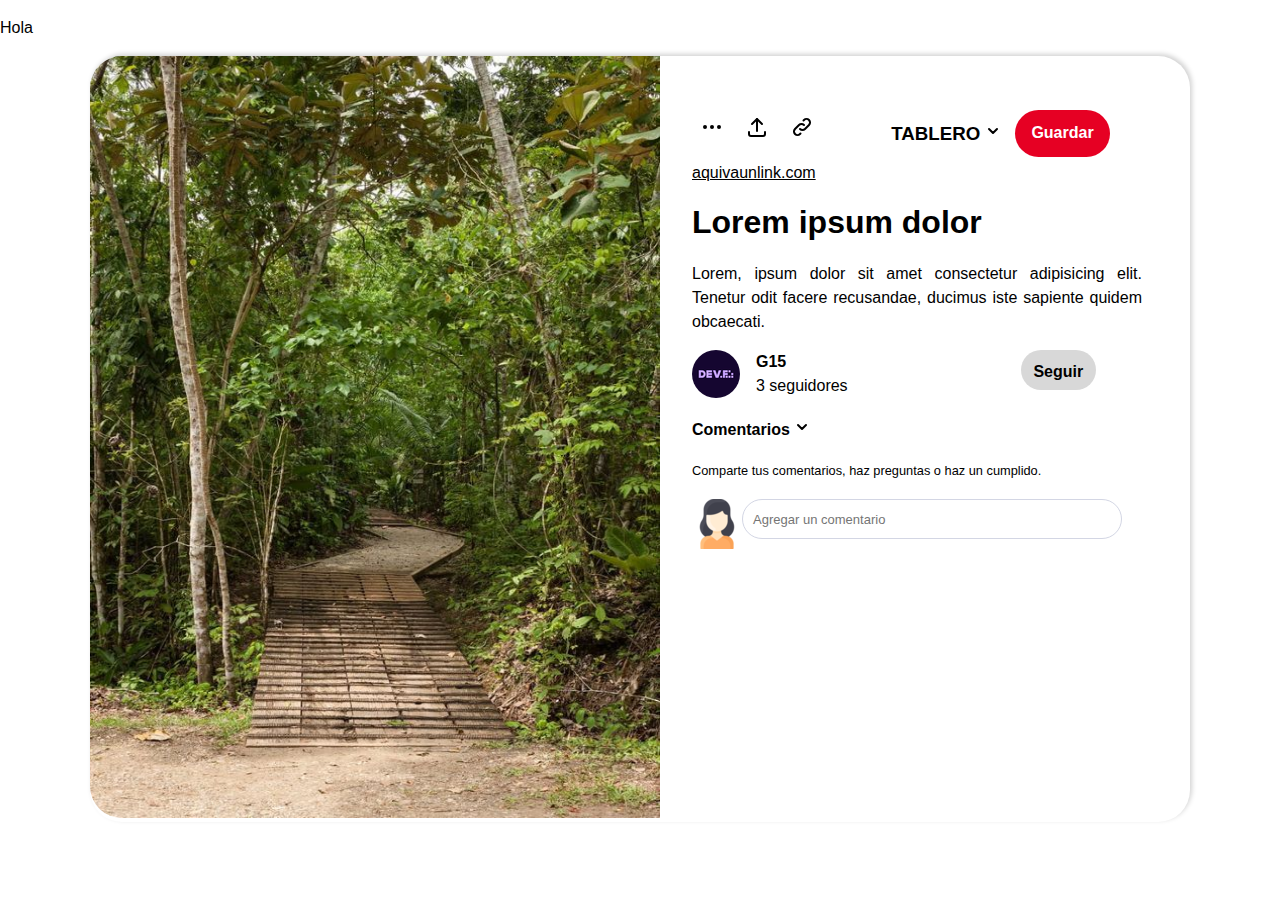
<file: Paginas/hiper4.html>
<!DOCTYPE html>
<html lang="es">
<head>
    <meta charset="UTF-8">
    <meta http-equiv="X-UA-Compatible" content="IE=edge">
    <meta name="viewport" content="width=device-width, initial-scale=1.0">
    <link rel=preload" href="../normalize.css">
    <link rel="stylesheet" href="../normalize.css">

    <link rel="stylesheet" href="../stylejoss.css">
    <title>Pinterest</title>
</head>
<body>
    
    <nav class"nav-principal> 
        <div>
            <p>Hola</p>
        </div>
    </nav>

    <main class="contenedor sombra">

        <div class="imagen-busqueda">
            <img class="img-inicio" src="../imagenes-joss/04.jpg" alt="arquitectura verde">
        </div>
        
        <div class="columna-derecha">
            
            <div class="navegacion-2da">
                
                <nav class="navegacion-2sub1"> 
                        
                    <div class="icono circulo">
                        <svg xmlns="http://www.w3.org/2000/svg" class="icon icon-tabler icon-tabler-dots" width="24" height="24" viewBox="0 0 24 24" stroke-width="2" stroke="#000000" fill="none" stroke-linecap="round" stroke-linejoin="round">
                            <path stroke="none" d="M0 0h24v24H0z" fill="none"/>
                            <circle cx="5" cy="12" r="1" />
                            <circle cx="12" cy="12" r="1" />
                            <circle cx="19" cy="12" r="1" />
                          </svg>
                    </div>  
                        
                    <div class="icono circulo">
                        <svg xmlns="http://www.w3.org/2000/svg" class="icon icon-tabler icon-tabler-upload" width="24" height="24" viewBox="0 0 24 24" stroke-width="2" stroke="#000000" fill="none" stroke-linecap="round" stroke-linejoin="round">
                            <path stroke="none" d="M0 0h24v24H0z" fill="none"/>
                            <path d="M4 17v2a2 2 0 0 0 2 2h12a2 2 0 0 0 2 -2v-2" />
                            <polyline points="7 9 12 4 17 9" />
                            <line x1="12" y1="4" x2="12" y2="16" />
                          </svg>
                    </div>  
                        
                    <div class="icono">
                        <svg xmlns="http://www.w3.org/2000/svg" class="icon icon-tabler icon-tabler-link" width="24" height="24" viewBox="0 0 24 24" stroke-width="2" stroke="#000000" fill="none" stroke-linecap="round" stroke-linejoin="round">
                            <path stroke="none" d="M0 0h24v24H0z" fill="none"/>
                            <path d="M10 14a3.5 3.5 0 0 0 5 0l4 -4a3.5 3.5 0 0 0 -5 -5l-.5 .5" />
                            <path d="M14 10a3.5 3.5 0 0 0 -5 0l-4 4a3.5 3.5 0 0 0 5 5l.5 -.5" />
                          </svg>
                    </div>
                </nav> <!--Navegion imagenes-->

                <nav class="navegacion-2sub2">
                     <!-- <p>
                        Tablero

                        <svg xmlns="http://www.w3.org/2000/svg" class="icon icon-tabler icon-tabler-chevron-down" width="40" height="40" viewBox="0 0 24 24" stroke-width="2" stroke="#000000" fill="none" stroke-linecap="round" stroke-linejoin="round">
                            <path stroke="none" d="M0 0h24v24H0z" fill="none"/>
                            <polyline points="6 9 12 15 18 9" />
                        </svg>

                    </p> -->
                    
                    <h3 id="tablero">Tablero</h3>   
                    
                    <div class="chevron">
                        <svg xmlns="http://www.w3.org/2000/svg" class="icon icon-tabler icon-tabler-chevron-down" width="16" height="16" viewBox="0 0 24 24" stroke-width="3" stroke="#000000" fill="none" stroke-linecap="round" stroke-linejoin="round">
                            <path stroke="none" d="M0 0h24v24H0z" fill="none"/>
                            <polyline points="6 9 12 15 18 9" />
                          </svg>
                    </div> 

                    <a class="guardar" href="#">Guardar</a>

                </nav> <!--navegacion-2sub2-->

                
                <p></p>
                    
            </div> <!--primer fila-->

            <div class="descripcion-imagen">

                <a href="#">aquivaunlink.com</a>
                <a class="titulo-link" href="#"> <h1>Lorem ipsum dolor</h1> </a>
                <p>Lorem, ipsum dolor sit amet consectetur adipisicing elit. Tenetur odit facere recusandae, ducimus iste sapiente quidem obcaecati.</p>
            </div> <!--2da fila/ descripcion de la imagen-->

            <div class="usuario-publicacion">

                <div class="usuario-datos">
                    
                    <div>
                    <img class="logo-devf" src="../imagenes-joss/devf-logo-a.png" alt="devF">
                    </div>

                    <div class="datos-devF">
                        <p class="generacion">G15 </p>
                        <p>3 seguidores</p>
                    </div>
               
                </div> <!--Fin clase usuario-datos-->

                <a class="seguir-g15" href="#">Seguir</a>

            </div> <!--Fin 3afila usuario-publicacion-->

            <p id="bold-comentarios">
                Comentarios
                <svg xmlns="http://www.w3.org/2000/svg" class="icon icon-tabler icon-tabler-chevron-down" width="16" height="16" viewBox="0 0 24 24" stroke-width="3" stroke="#000000" fill="none" stroke-linecap="round" stroke-linejoin="round">
                    <path stroke="none" d="M0 0h24v24H0z" fill="none"/>
                    <polyline points="6 9 12 15 18 9" />
                  </svg>
            </p>

            <p>
                <small>
                    Comparte tus comentarios, haz preguntas o haz un cumplido.
                </small> 
            </p>

            <div class="comentarios">
                <div>
                    <img src="../imagenes-joss/mujer (1).png" alt="perfil">
                </div>

                <input type="text" placeholder="   Agregar un comentario"> 
            </div>

        </div> <!--Columna derecha-->


    </main>

    <!-- <div class="mas-como-esto">

        <div>
            <img src="./imagenes-joss/01.jpg" alt="">
            <figcaption>Lámina Galería Diseño</figcaption>
        </div>

        <div>
            <img class="imagena" src="./imagenes-joss/02.jpg" alt="">
        </div>




    </div> FIN imagenes similares -->

</body>
</html>
</file>
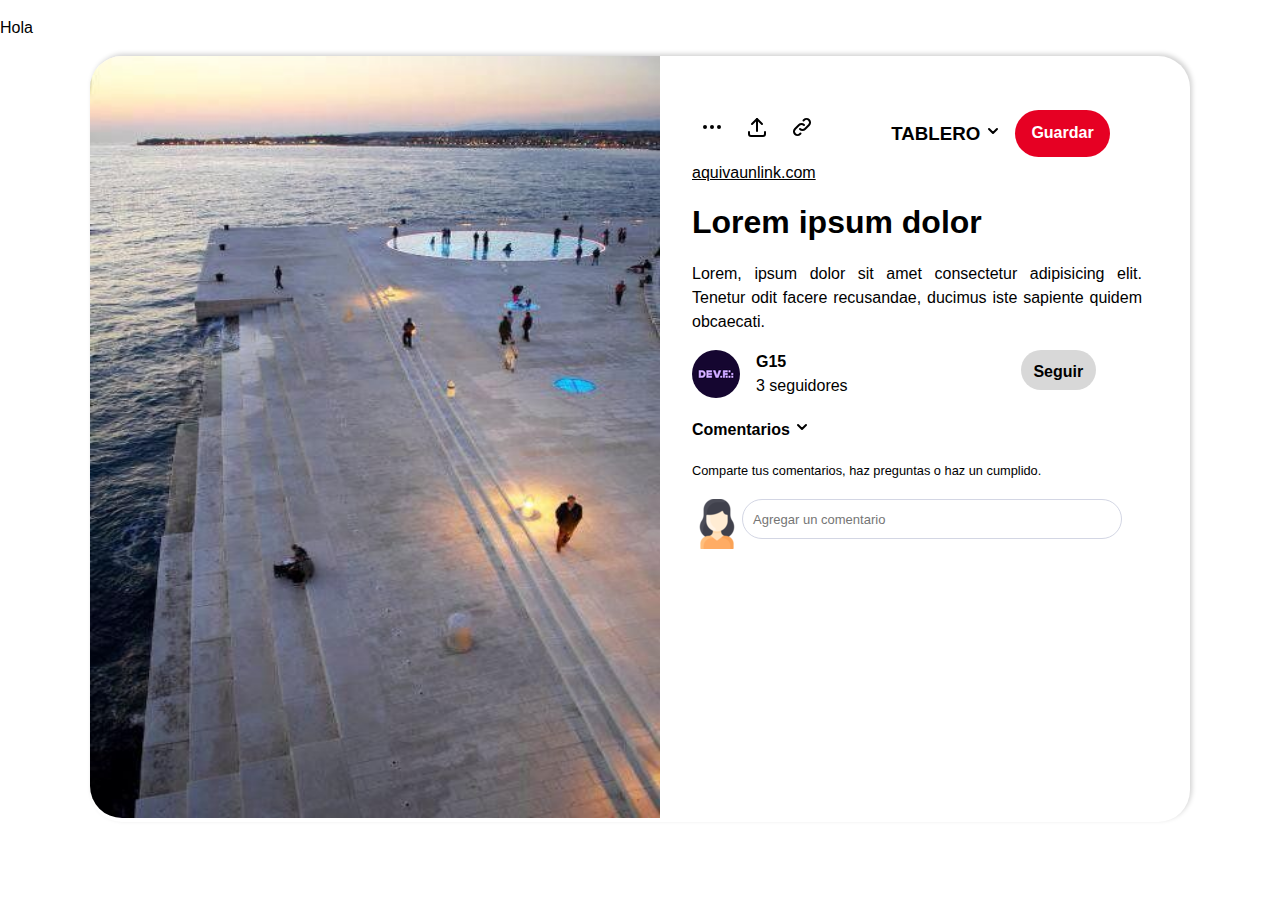
<file: Paginas/hiper5.html>
<!DOCTYPE html>
<html lang="es">
<head>
    <meta charset="UTF-8">
    <meta http-equiv="X-UA-Compatible" content="IE=edge">
    <meta name="viewport" content="width=device-width, initial-scale=1.0">
    <link rel=preload" href="../normalize.css">
    <link rel="stylesheet" href="../normalize.css">

    <link rel="stylesheet" href="../stylejoss.css">
    <title>Pinterest</title>
</head>
<body>
    
    <nav class"nav-principal> 
        <div>
            <p>Hola</p>
        </div>
    </nav>

    <main class="contenedor sombra">

        <div class="imagen-busqueda">
            <img class="img-inicio" src="../imagenes-joss/05.jpg" alt="arquitectura verde">
        </div>
        
        <div class="columna-derecha">
            
            <div class="navegacion-2da">
                
                <nav class="navegacion-2sub1"> 
                        
                    <div class="icono circulo">
                        <svg xmlns="http://www.w3.org/2000/svg" class="icon icon-tabler icon-tabler-dots" width="24" height="24" viewBox="0 0 24 24" stroke-width="2" stroke="#000000" fill="none" stroke-linecap="round" stroke-linejoin="round">
                            <path stroke="none" d="M0 0h24v24H0z" fill="none"/>
                            <circle cx="5" cy="12" r="1" />
                            <circle cx="12" cy="12" r="1" />
                            <circle cx="19" cy="12" r="1" />
                          </svg>
                    </div>  
                        
                    <div class="icono circulo">
                        <svg xmlns="http://www.w3.org/2000/svg" class="icon icon-tabler icon-tabler-upload" width="24" height="24" viewBox="0 0 24 24" stroke-width="2" stroke="#000000" fill="none" stroke-linecap="round" stroke-linejoin="round">
                            <path stroke="none" d="M0 0h24v24H0z" fill="none"/>
                            <path d="M4 17v2a2 2 0 0 0 2 2h12a2 2 0 0 0 2 -2v-2" />
                            <polyline points="7 9 12 4 17 9" />
                            <line x1="12" y1="4" x2="12" y2="16" />
                          </svg>
                    </div>  
                        
                    <div class="icono">
                        <svg xmlns="http://www.w3.org/2000/svg" class="icon icon-tabler icon-tabler-link" width="24" height="24" viewBox="0 0 24 24" stroke-width="2" stroke="#000000" fill="none" stroke-linecap="round" stroke-linejoin="round">
                            <path stroke="none" d="M0 0h24v24H0z" fill="none"/>
                            <path d="M10 14a3.5 3.5 0 0 0 5 0l4 -4a3.5 3.5 0 0 0 -5 -5l-.5 .5" />
                            <path d="M14 10a3.5 3.5 0 0 0 -5 0l-4 4a3.5 3.5 0 0 0 5 5l.5 -.5" />
                          </svg>
                    </div>
                </nav> <!--Navegion imagenes-->

                <nav class="navegacion-2sub2">
                     <!-- <p>
                        Tablero

                        <svg xmlns="http://www.w3.org/2000/svg" class="icon icon-tabler icon-tabler-chevron-down" width="40" height="40" viewBox="0 0 24 24" stroke-width="2" stroke="#000000" fill="none" stroke-linecap="round" stroke-linejoin="round">
                            <path stroke="none" d="M0 0h24v24H0z" fill="none"/>
                            <polyline points="6 9 12 15 18 9" />
                        </svg>

                    </p> -->
                    
                    <h3 id="tablero">Tablero</h3>   
                    
                    <div class="chevron">
                        <svg xmlns="http://www.w3.org/2000/svg" class="icon icon-tabler icon-tabler-chevron-down" width="16" height="16" viewBox="0 0 24 24" stroke-width="3" stroke="#000000" fill="none" stroke-linecap="round" stroke-linejoin="round">
                            <path stroke="none" d="M0 0h24v24H0z" fill="none"/>
                            <polyline points="6 9 12 15 18 9" />
                          </svg>
                    </div> 

                    <a class="guardar" href="#">Guardar</a>

                </nav> <!--navegacion-2sub2-->

                
                <p></p>
                    
            </div> <!--primer fila-->

            <div class="descripcion-imagen">

                <a href="#">aquivaunlink.com</a>
                <a class="titulo-link" href="#"> <h1>Lorem ipsum dolor</h1> </a>
                <p>Lorem, ipsum dolor sit amet consectetur adipisicing elit. Tenetur odit facere recusandae, ducimus iste sapiente quidem obcaecati.</p>
            </div> <!--2da fila/ descripcion de la imagen-->

            <div class="usuario-publicacion">

                <div class="usuario-datos">
                    
                    <div>
                    <img class="logo-devf" src="../imagenes-joss/devf-logo-a.png" alt="devF">
                    </div>

                    <div class="datos-devF">
                        <p class="generacion">G15 </p>
                        <p>3 seguidores</p>
                    </div>
               
                </div> <!--Fin clase usuario-datos-->

                <a class="seguir-g15" href="#">Seguir</a>

            </div> <!--Fin 3afila usuario-publicacion-->

            <p id="bold-comentarios">
                Comentarios
                <svg xmlns="http://www.w3.org/2000/svg" class="icon icon-tabler icon-tabler-chevron-down" width="16" height="16" viewBox="0 0 24 24" stroke-width="3" stroke="#000000" fill="none" stroke-linecap="round" stroke-linejoin="round">
                    <path stroke="none" d="M0 0h24v24H0z" fill="none"/>
                    <polyline points="6 9 12 15 18 9" />
                  </svg>
            </p>

            <p>
                <small>
                    Comparte tus comentarios, haz preguntas o haz un cumplido.
                </small> 
            </p>

            <div class="comentarios">
                <div>
                    <img src="../imagenes-joss/mujer (1).png" alt="perfil">
                </div>

                <input type="text" placeholder="   Agregar un comentario"> 
            </div>

        </div> <!--Columna derecha-->


    </main>

    <!-- <div class="mas-como-esto">

        <div>
            <img src="./imagenes-joss/01.jpg" alt="">
            <figcaption>Lámina Galería Diseño</figcaption>
        </div>

        <div>
            <img class="imagena" src="./imagenes-joss/02.jpg" alt="">
        </div>




    </div> FIN imagenes similares -->

</body>
</html>
</file>
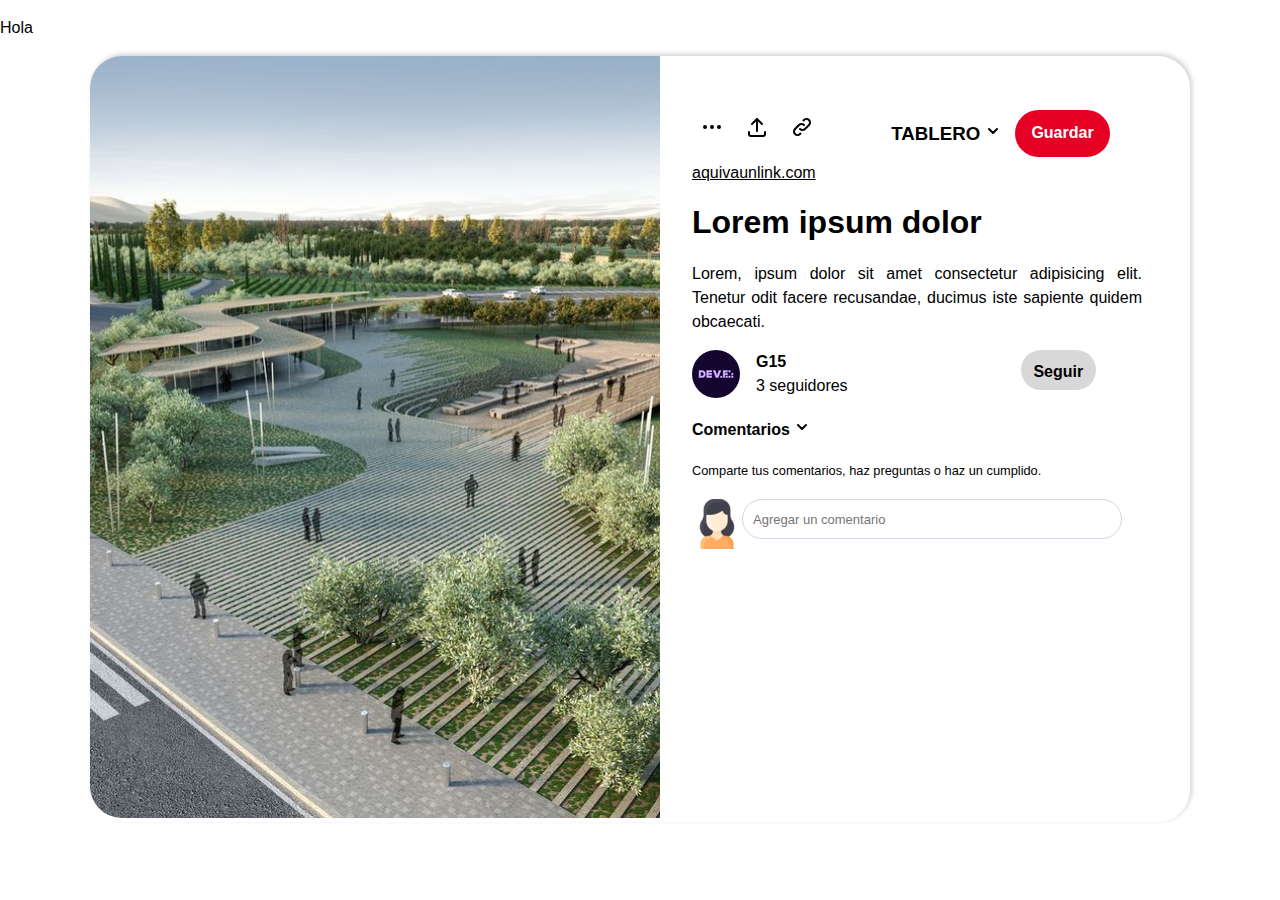
<file: Paginas/hiper7.html>
<!DOCTYPE html>
<html lang="es">
<head>
    <meta charset="UTF-8">
    <meta http-equiv="X-UA-Compatible" content="IE=edge">
    <meta name="viewport" content="width=device-width, initial-scale=1.0">
    <link rel=preload" href="../normalize.css">
    <link rel="stylesheet" href="../normalize.css">

    <link rel="stylesheet" href="../stylejoss.css">
    <title>Pinterest</title>
</head>
<body>
    
    <nav class"nav-principal> 
        <div>
            <p>Hola</p>
        </div>
    </nav>

    <main class="contenedor sombra">

        <div class="imagen-busqueda">
            <img class="img-inicio" src="../imagenes-joss/07.jpg" alt="arquitectura verde">
        </div>
        
        <div class="columna-derecha">
            
            <div class="navegacion-2da">
                
                <nav class="navegacion-2sub1"> 
                        
                    <div class="icono circulo">
                        <svg xmlns="http://www.w3.org/2000/svg" class="icon icon-tabler icon-tabler-dots" width="24" height="24" viewBox="0 0 24 24" stroke-width="2" stroke="#000000" fill="none" stroke-linecap="round" stroke-linejoin="round">
                            <path stroke="none" d="M0 0h24v24H0z" fill="none"/>
                            <circle cx="5" cy="12" r="1" />
                            <circle cx="12" cy="12" r="1" />
                            <circle cx="19" cy="12" r="1" />
                          </svg>
                    </div>  
                        
                    <div class="icono circulo">
                        <svg xmlns="http://www.w3.org/2000/svg" class="icon icon-tabler icon-tabler-upload" width="24" height="24" viewBox="0 0 24 24" stroke-width="2" stroke="#000000" fill="none" stroke-linecap="round" stroke-linejoin="round">
                            <path stroke="none" d="M0 0h24v24H0z" fill="none"/>
                            <path d="M4 17v2a2 2 0 0 0 2 2h12a2 2 0 0 0 2 -2v-2" />
                            <polyline points="7 9 12 4 17 9" />
                            <line x1="12" y1="4" x2="12" y2="16" />
                          </svg>
                    </div>  
                        
                    <div class="icono">
                        <svg xmlns="http://www.w3.org/2000/svg" class="icon icon-tabler icon-tabler-link" width="24" height="24" viewBox="0 0 24 24" stroke-width="2" stroke="#000000" fill="none" stroke-linecap="round" stroke-linejoin="round">
                            <path stroke="none" d="M0 0h24v24H0z" fill="none"/>
                            <path d="M10 14a3.5 3.5 0 0 0 5 0l4 -4a3.5 3.5 0 0 0 -5 -5l-.5 .5" />
                            <path d="M14 10a3.5 3.5 0 0 0 -5 0l-4 4a3.5 3.5 0 0 0 5 5l.5 -.5" />
                          </svg>
                    </div>
                </nav> <!--Navegion imagenes-->

                <nav class="navegacion-2sub2">
                     <!-- <p>
                        Tablero

                        <svg xmlns="http://www.w3.org/2000/svg" class="icon icon-tabler icon-tabler-chevron-down" width="40" height="40" viewBox="0 0 24 24" stroke-width="2" stroke="#000000" fill="none" stroke-linecap="round" stroke-linejoin="round">
                            <path stroke="none" d="M0 0h24v24H0z" fill="none"/>
                            <polyline points="6 9 12 15 18 9" />
                        </svg>

                    </p> -->
                    
                    <h3 id="tablero">Tablero</h3>   
                    
                    <div class="chevron">
                        <svg xmlns="http://www.w3.org/2000/svg" class="icon icon-tabler icon-tabler-chevron-down" width="16" height="16" viewBox="0 0 24 24" stroke-width="3" stroke="#000000" fill="none" stroke-linecap="round" stroke-linejoin="round">
                            <path stroke="none" d="M0 0h24v24H0z" fill="none"/>
                            <polyline points="6 9 12 15 18 9" />
                          </svg>
                    </div> 

                    <a class="guardar" href="#">Guardar</a>

                </nav> <!--navegacion-2sub2-->

                
                <p></p>
                    
            </div> <!--primer fila-->

            <div class="descripcion-imagen">

                <a href="#">aquivaunlink.com</a>
                <a class="titulo-link" href="#"> <h1>Lorem ipsum dolor</h1> </a>
                <p>Lorem, ipsum dolor sit amet consectetur adipisicing elit. Tenetur odit facere recusandae, ducimus iste sapiente quidem obcaecati.</p>
            </div> <!--2da fila/ descripcion de la imagen-->

            <div class="usuario-publicacion">

                <div class="usuario-datos">
                    
                    <div>
                    <img class="logo-devf" src="../imagenes-joss/devf-logo-a.png" alt="devF">
                    </div>

                    <div class="datos-devF">
                        <p class="generacion">G15 </p>
                        <p>3 seguidores</p>
                    </div>
               
                </div> <!--Fin clase usuario-datos-->

                <a class="seguir-g15" href="#">Seguir</a>

            </div> <!--Fin 3afila usuario-publicacion-->

            <p id="bold-comentarios">
                Comentarios
                <svg xmlns="http://www.w3.org/2000/svg" class="icon icon-tabler icon-tabler-chevron-down" width="16" height="16" viewBox="0 0 24 24" stroke-width="3" stroke="#000000" fill="none" stroke-linecap="round" stroke-linejoin="round">
                    <path stroke="none" d="M0 0h24v24H0z" fill="none"/>
                    <polyline points="6 9 12 15 18 9" />
                  </svg>
            </p>

            <p>
                <small>
                    Comparte tus comentarios, haz preguntas o haz un cumplido.
                </small> 
            </p>

            <div class="comentarios">
                <div>
                    <img src="../imagenes-joss/mujer (1).png" alt="perfil">
                </div>

                <input type="text" placeholder="   Agregar un comentario"> 
            </div>

        </div> <!--Columna derecha-->


    </main>

    <!-- <div class="mas-como-esto">

        <div>
            <img src="./imagenes-joss/01.jpg" alt="">
            <figcaption>Lámina Galería Diseño</figcaption>
        </div>

        <div>
            <img class="imagena" src="./imagenes-joss/02.jpg" alt="">
        </div>




    </div> FIN imagenes similares -->

</body>
</html>
</file>
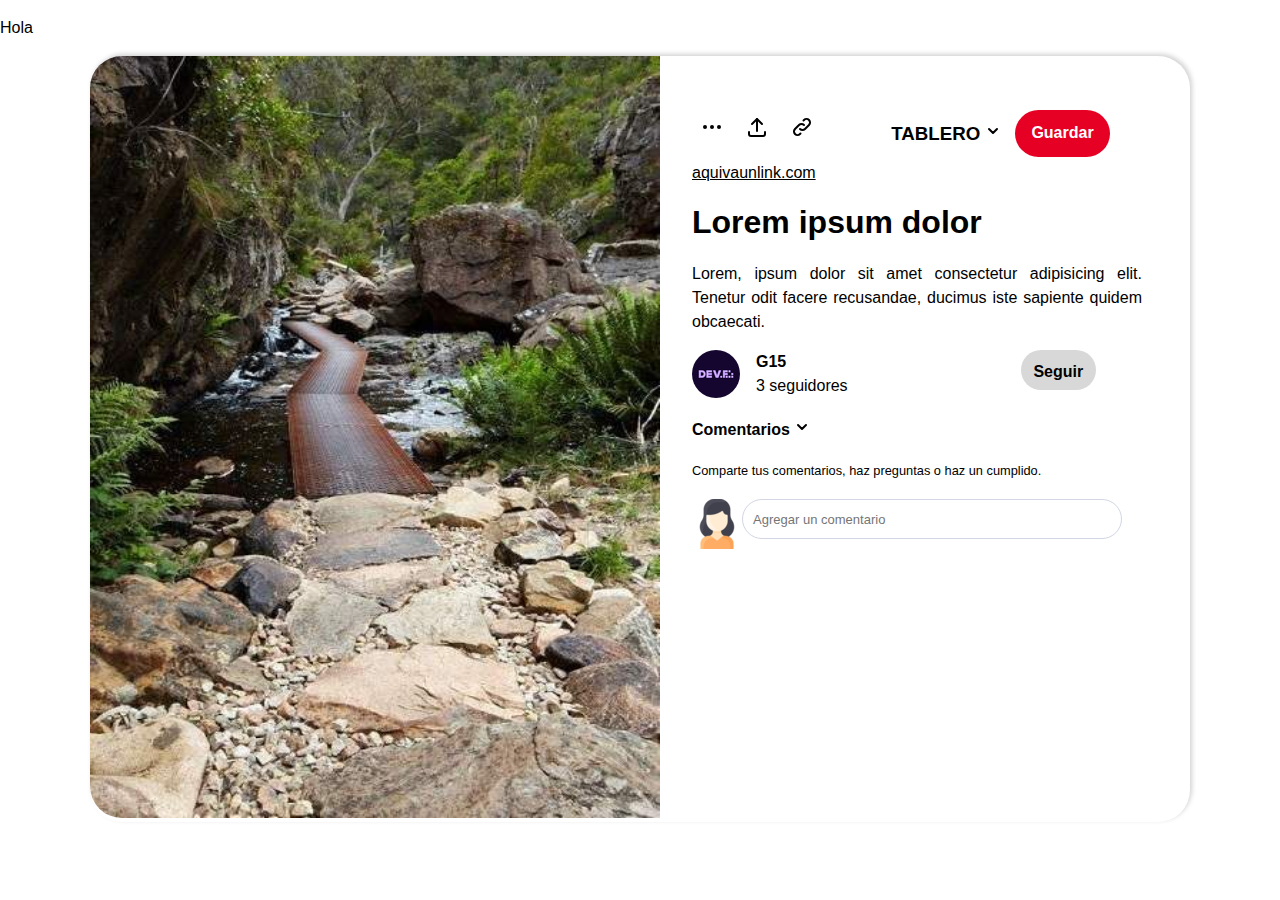
<file: Paginas/hiper8.html>
<!DOCTYPE html>
<html lang="es">
<head>
    <meta charset="UTF-8">
    <meta http-equiv="X-UA-Compatible" content="IE=edge">
    <meta name="viewport" content="width=device-width, initial-scale=1.0">
    <link rel=preload" href="../normalize.css">
    <link rel="stylesheet" href="../normalize.css">

    <link rel="stylesheet" href="../stylejoss.css">
    <title>Pinterest</title>
</head>
<body>
    
    <nav class"nav-principal> 
        <div>
            <p>Hola</p>
        </div>
    </nav>

    <main class="contenedor sombra">

        <div class="imagen-busqueda">
            <img class="img-inicio" src="../imagenes-joss/08.jpg" alt="arquitectura verde">
        </div>
        
        <div class="columna-derecha">
            
            <div class="navegacion-2da">
                
                <nav class="navegacion-2sub1"> 
                        
                    <div class="icono circulo">
                        <svg xmlns="http://www.w3.org/2000/svg" class="icon icon-tabler icon-tabler-dots" width="24" height="24" viewBox="0 0 24 24" stroke-width="2" stroke="#000000" fill="none" stroke-linecap="round" stroke-linejoin="round">
                            <path stroke="none" d="M0 0h24v24H0z" fill="none"/>
                            <circle cx="5" cy="12" r="1" />
                            <circle cx="12" cy="12" r="1" />
                            <circle cx="19" cy="12" r="1" />
                          </svg>
                    </div>  
                        
                    <div class="icono circulo">
                        <svg xmlns="http://www.w3.org/2000/svg" class="icon icon-tabler icon-tabler-upload" width="24" height="24" viewBox="0 0 24 24" stroke-width="2" stroke="#000000" fill="none" stroke-linecap="round" stroke-linejoin="round">
                            <path stroke="none" d="M0 0h24v24H0z" fill="none"/>
                            <path d="M4 17v2a2 2 0 0 0 2 2h12a2 2 0 0 0 2 -2v-2" />
                            <polyline points="7 9 12 4 17 9" />
                            <line x1="12" y1="4" x2="12" y2="16" />
                          </svg>
                    </div>  
                        
                    <div class="icono">
                        <svg xmlns="http://www.w3.org/2000/svg" class="icon icon-tabler icon-tabler-link" width="24" height="24" viewBox="0 0 24 24" stroke-width="2" stroke="#000000" fill="none" stroke-linecap="round" stroke-linejoin="round">
                            <path stroke="none" d="M0 0h24v24H0z" fill="none"/>
                            <path d="M10 14a3.5 3.5 0 0 0 5 0l4 -4a3.5 3.5 0 0 0 -5 -5l-.5 .5" />
                            <path d="M14 10a3.5 3.5 0 0 0 -5 0l-4 4a3.5 3.5 0 0 0 5 5l.5 -.5" />
                          </svg>
                    </div>
                </nav> <!--Navegion imagenes-->

                <nav class="navegacion-2sub2">
                     <!-- <p>
                        Tablero

                        <svg xmlns="http://www.w3.org/2000/svg" class="icon icon-tabler icon-tabler-chevron-down" width="40" height="40" viewBox="0 0 24 24" stroke-width="2" stroke="#000000" fill="none" stroke-linecap="round" stroke-linejoin="round">
                            <path stroke="none" d="M0 0h24v24H0z" fill="none"/>
                            <polyline points="6 9 12 15 18 9" />
                        </svg>

                    </p> -->
                    
                    <h3 id="tablero">Tablero</h3>   
                    
                    <div class="chevron">
                        <svg xmlns="http://www.w3.org/2000/svg" class="icon icon-tabler icon-tabler-chevron-down" width="16" height="16" viewBox="0 0 24 24" stroke-width="3" stroke="#000000" fill="none" stroke-linecap="round" stroke-linejoin="round">
                            <path stroke="none" d="M0 0h24v24H0z" fill="none"/>
                            <polyline points="6 9 12 15 18 9" />
                          </svg>
                    </div> 

                    <a class="guardar" href="#">Guardar</a>

                </nav> <!--navegacion-2sub2-->

                
                <p></p>
                    
            </div> <!--primer fila-->

            <div class="descripcion-imagen">

                <a href="#">aquivaunlink.com</a>
                <a class="titulo-link" href="#"> <h1>Lorem ipsum dolor</h1> </a>
                <p>Lorem, ipsum dolor sit amet consectetur adipisicing elit. Tenetur odit facere recusandae, ducimus iste sapiente quidem obcaecati.</p>
            </div> <!--2da fila/ descripcion de la imagen-->

            <div class="usuario-publicacion">

                <div class="usuario-datos">
                    
                    <div>
                    <img class="logo-devf" src="../imagenes-joss/devf-logo-a.png" alt="devF">
                    </div>

                    <div class="datos-devF">
                        <p class="generacion">G15 </p>
                        <p>3 seguidores</p>
                    </div>
               
                </div> <!--Fin clase usuario-datos-->

                <a class="seguir-g15" href="#">Seguir</a>

            </div> <!--Fin 3afila usuario-publicacion-->

            <p id="bold-comentarios">
                Comentarios
                <svg xmlns="http://www.w3.org/2000/svg" class="icon icon-tabler icon-tabler-chevron-down" width="16" height="16" viewBox="0 0 24 24" stroke-width="3" stroke="#000000" fill="none" stroke-linecap="round" stroke-linejoin="round">
                    <path stroke="none" d="M0 0h24v24H0z" fill="none"/>
                    <polyline points="6 9 12 15 18 9" />
                  </svg>
            </p>

            <p>
                <small>
                    Comparte tus comentarios, haz preguntas o haz un cumplido.
                </small> 
            </p>

            <div class="comentarios">
                <div>
                    <img src="../imagenes-joss/mujer (1).png" alt="perfil">
                </div>

                <input type="text" placeholder="   Agregar un comentario"> 
            </div>

        </div> <!--Columna derecha-->


    </main>

    <!-- <div class="mas-como-esto">

        <div>
            <img src="./imagenes-joss/01.jpg" alt="">
            <figcaption>Lámina Galería Diseño</figcaption>
        </div>

        <div>
            <img class="imagena" src="./imagenes-joss/02.jpg" alt="">
        </div>




    </div> FIN imagenes similares -->

</body>
</html>
</file>
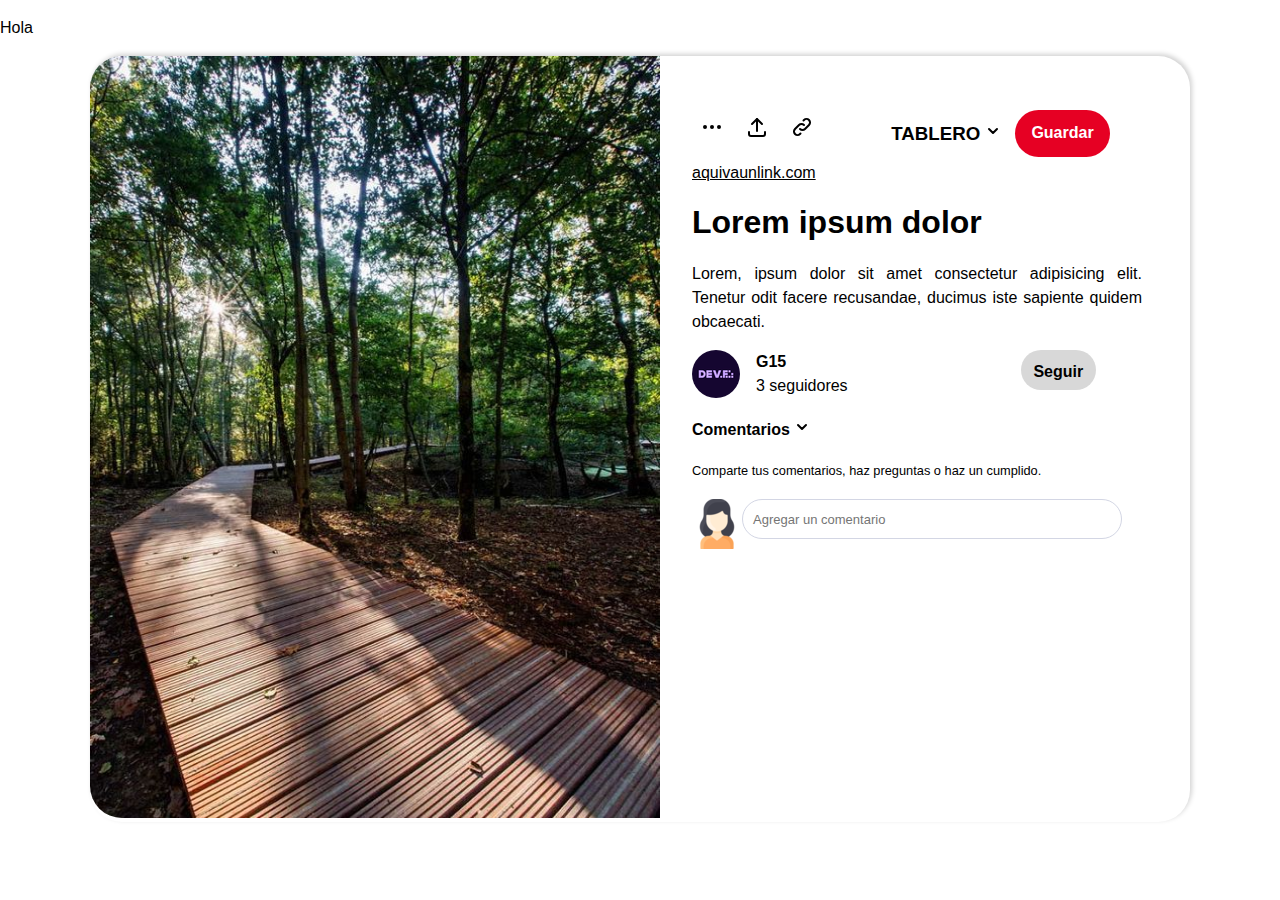
<file: Paginas/hiper9.html>
<!DOCTYPE html>
<html lang="es">
<head>
    <meta charset="UTF-8">
    <meta http-equiv="X-UA-Compatible" content="IE=edge">
    <meta name="viewport" content="width=device-width, initial-scale=1.0">
    <link rel=preload" href="../normalize.css">
    <link rel="stylesheet" href="../normalize.css">

    <link rel="stylesheet" href="../stylejoss.css">
    <title>Pinterest</title>
</head>
<body>
    
    <nav class"nav-principal> 
        <div>
            <p>Hola</p>
        </div>
    </nav>

    <main class="contenedor sombra">

        <div class="imagen-busqueda">
            <img class="img-inicio" src="../imagenes-joss/09.jpg" alt="arquitectura verde">
        </div>
        
        <div class="columna-derecha">
            
            <div class="navegacion-2da">
                
                <nav class="navegacion-2sub1"> 
                        
                    <div class="icono circulo">
                        <svg xmlns="http://www.w3.org/2000/svg" class="icon icon-tabler icon-tabler-dots" width="24" height="24" viewBox="0 0 24 24" stroke-width="2" stroke="#000000" fill="none" stroke-linecap="round" stroke-linejoin="round">
                            <path stroke="none" d="M0 0h24v24H0z" fill="none"/>
                            <circle cx="5" cy="12" r="1" />
                            <circle cx="12" cy="12" r="1" />
                            <circle cx="19" cy="12" r="1" />
                          </svg>
                    </div>  
                        
                    <div class="icono circulo">
                        <svg xmlns="http://www.w3.org/2000/svg" class="icon icon-tabler icon-tabler-upload" width="24" height="24" viewBox="0 0 24 24" stroke-width="2" stroke="#000000" fill="none" stroke-linecap="round" stroke-linejoin="round">
                            <path stroke="none" d="M0 0h24v24H0z" fill="none"/>
                            <path d="M4 17v2a2 2 0 0 0 2 2h12a2 2 0 0 0 2 -2v-2" />
                            <polyline points="7 9 12 4 17 9" />
                            <line x1="12" y1="4" x2="12" y2="16" />
                          </svg>
                    </div>  
                        
                    <div class="icono">
                        <svg xmlns="http://www.w3.org/2000/svg" class="icon icon-tabler icon-tabler-link" width="24" height="24" viewBox="0 0 24 24" stroke-width="2" stroke="#000000" fill="none" stroke-linecap="round" stroke-linejoin="round">
                            <path stroke="none" d="M0 0h24v24H0z" fill="none"/>
                            <path d="M10 14a3.5 3.5 0 0 0 5 0l4 -4a3.5 3.5 0 0 0 -5 -5l-.5 .5" />
                            <path d="M14 10a3.5 3.5 0 0 0 -5 0l-4 4a3.5 3.5 0 0 0 5 5l.5 -.5" />
                          </svg>
                    </div>
                </nav> <!--Navegion imagenes-->

                <nav class="navegacion-2sub2">
                     <!-- <p>
                        Tablero

                        <svg xmlns="http://www.w3.org/2000/svg" class="icon icon-tabler icon-tabler-chevron-down" width="40" height="40" viewBox="0 0 24 24" stroke-width="2" stroke="#000000" fill="none" stroke-linecap="round" stroke-linejoin="round">
                            <path stroke="none" d="M0 0h24v24H0z" fill="none"/>
                            <polyline points="6 9 12 15 18 9" />
                        </svg>

                    </p> -->
                    
                    <h3 id="tablero">Tablero</h3>   
                    
                    <div class="chevron">
                        <svg xmlns="http://www.w3.org/2000/svg" class="icon icon-tabler icon-tabler-chevron-down" width="16" height="16" viewBox="0 0 24 24" stroke-width="3" stroke="#000000" fill="none" stroke-linecap="round" stroke-linejoin="round">
                            <path stroke="none" d="M0 0h24v24H0z" fill="none"/>
                            <polyline points="6 9 12 15 18 9" />
                          </svg>
                    </div> 

                    <a class="guardar" href="#">Guardar</a>

                </nav> <!--navegacion-2sub2-->

                
                <p></p>
                    
            </div> <!--primer fila-->

            <div class="descripcion-imagen">

                <a href="#">aquivaunlink.com</a>
                <a class="titulo-link" href="#"> <h1>Lorem ipsum dolor</h1> </a>
                <p>Lorem, ipsum dolor sit amet consectetur adipisicing elit. Tenetur odit facere recusandae, ducimus iste sapiente quidem obcaecati.</p>
            </div> <!--2da fila/ descripcion de la imagen-->

            <div class="usuario-publicacion">

                <div class="usuario-datos">
                    
                    <div>
                    <img class="logo-devf" src="../imagenes-joss/devf-logo-a.png" alt="devF">
                    </div>

                    <div class="datos-devF">
                        <p class="generacion">G15 </p>
                        <p>3 seguidores</p>
                    </div>
               
                </div> <!--Fin clase usuario-datos-->

                <a class="seguir-g15" href="#">Seguir</a>

            </div> <!--Fin 3afila usuario-publicacion-->

            <p id="bold-comentarios">
                Comentarios
                <svg xmlns="http://www.w3.org/2000/svg" class="icon icon-tabler icon-tabler-chevron-down" width="16" height="16" viewBox="0 0 24 24" stroke-width="3" stroke="#000000" fill="none" stroke-linecap="round" stroke-linejoin="round">
                    <path stroke="none" d="M0 0h24v24H0z" fill="none"/>
                    <polyline points="6 9 12 15 18 9" />
                  </svg>
            </p>

            <p>
                <small>
                    Comparte tus comentarios, haz preguntas o haz un cumplido.
                </small> 
            </p>

            <div class="comentarios">
                <div>
                    <img src="../imagenes-joss/mujer (1).png" alt="perfil">
                </div>

                <input type="text" placeholder="   Agregar un comentario"> 
            </div>

        </div> <!--Columna derecha-->


    </main>

    <!-- <div class="mas-como-esto">

        <div>
            <img src="./imagenes-joss/01.jpg" alt="">
            <figcaption>Lámina Galería Diseño</figcaption>
        </div>

        <div>
            <img class="imagena" src="./imagenes-joss/02.jpg" alt="">
        </div>




    </div> FIN imagenes similares -->

</body>
</html>
</file>
<file: yessPinterest/style.css>
#navegador, .izquierda, .centro, .derecha {
    display: flex;
    justify-content: space-between;
    align-items: center;
}

#navegador {
    list-style-type: none;
    text-align: center;
 }

 #navegador .item {
    display: inline;
    text-align: center;
    margin: 0 10px 0 0;
 }

 #navegador .home {
     background-color: black;
     border: 2px solid black;
     border-radius: 25px;
     color: white;
     font-family: 'Lato', sans-serif;
     font-size: 16px;
     height: 50px;
     padding: 15px 20px;
     text-decoration: none;
     width: 5%;
 }

img {
    border-radius: 50%;
    cursor: pointer;
    height: 30px;
    margin: 10px;
    width: 30px;
    padding: 10px;
}

.centro input {
    background-color: rgb(235, 235, 235);
    background-image: mdi-magnify;
    border: 2px solid rgb(225, 225, 225);
    border-radius: 25px;
    color: rgb(225, 225, 225);
    font-size: 16px;
    height: 50px;
    padding: 0px 20px;
    width: 75vw;
    background-image: url('./imágenes/icons8-búsqueda-50.png');
    background-size: 20px;
    background-repeat: no-repeat;
    background-position-y: center;
    background-position-x: 20px;
    text-indent: 30px;
}

.mdi {
    cursor: pointer;
    color: rgb(118, 118, 118);
    font-size: 30px;
    padding: 5px;
    /* width: 40px;
    height: 40px; */
}

.mdi:hover {
    background-color: rgba(0, 0, 0, 0.06);
    border-radius: 50%;
    padding: 5px;
}

img:hover {
    background-color: rgba(0, 0, 0, 0.06);
    border-radius: 50%;
    padding: 10px;
}

.centro input:hover {
    background-color: rgba(0, 0, 0, 0.06);
}

.list-container {
    position: relative;
}

.list-items {
    display: none;
    list-style: none;
    padding: 0px;
    position: absolute;
    width: 100px;
    text-align: left;
    top: 15px;
    right: 15px;
    border: 1px solid rgb(235, 235, 235);
    border-radius: 15px;
    padding: 30px;
}

.item:hover ul, ul:hover {
    display: block;

}

  .item li {
    margin: 10px 0px;
  }
  .item li a {
    color: black;
    text-decoration: none;
    font-family: 'Lato', sans-serif; 
    font-weight: bold;   
  }
  .item li a:hover {
    /*text-decoration: underline;*/
    background-color: rgb(235, 235, 235); 
    padding: 3px;      
  }

  .text-list {
      font-size: 13px;
      font-family: 'Lato', sans-serif;
  }
</file>
<file: stylejoss.css>
:root{
    --rojo: #E60023;
    --rdark: #AE0D31;
    --blanco: #ffffff;
    --gris: #d8d8d8; 

    
}

html{
    font-size: 62.5;
    /* gracias a esto el padding no afecta al tamaño */
    box-sizing: border-box; /* hack para box model */
}

/* * Indica que aplica para todo el contenido*/
*, *:before, *:after {
    box-sizing: inherit; 
  }

body{
    font-size: 16px;
    display: inline;
    /* font-family: 'Open Sans', sans-serif; */
    font-family: Arial;
}


/* Clase contenedor para centrar en el sitio */
.contenedor{
    /* si es que hay 120rem */
    max-width: 90rem; /*Acorta o ensancha el largo*/
    /* margin: TOP RIGTH BOT LEFT */
    margin:auto; /* En que posicion se coloca un elemento */
    /* Si solo hay 2 valores sobreentiende que 0 es top y bot */
    width: 580px; 
   
}

img-inicio{
    object-fit: cover;
}

@media (min-width: 768px) {
    .contenedor{
        /* si es que hay 120rem */
        max-width: 90rem; /*Acorta o ensancha el largo*/
        /* margin: TOP RIGTH BOT LEFT */
        margin: auto; /* En que posicion se coloca un elemento */
        /* Si solo hay 2 valores sobreentiende que 0 es top y bot */
        width: 1100px; 
        display: flex;
    }
}


.sombra{
    -webkit-box-shadow: 2px -2px 5px 0px rgba(0,0,0,0.18);
-moz-box-shadow: 2px -2px 5px 0px rgba(0,0,0,0.18);
box-shadow: 2px -2px 5px 0px rgba(0,0,0,0.18);

border-radius: 2rem;
}

.titulo-link {
    color:black;
    text-decoration: none;
}

a {
    color: black;
}

p{
    line-height: 1.5rem;
    text-align: justify;
}

.imagen-busqueda img{

    width: 570px;
    height: 762px;
    border-top-left-radius: 2rem;
    border-bottom-left-radius: 2rem;
}
.columna-derecha{
    padding-left: 2rem;
    width: 600px;
}

.descripcion-imagen{
    
    width: 450px;
}

.navegacion-2da{
    height: 60px;
    margin-top: 3rem;
    display: grid;
    grid-template-columns: 40% 60%;

}

.navegacion-2sub1 {
    /* Los coloca en fila (ROW) */
    display: flex;
    
}

.icono{
    /*flex dar movilidad a las imagenes de forma vertical*/
    display: flex;
    align-items: center;
    width: 45px;
    height: 45px;
    padding: .5rem;
    cursor: pointer;
}


 
.circulo:hover{
    background-color:var(--gris) ;
    border-radius: 50%;

}




.navegacion-2sub2{
    display: flex;
    align-items:center;
    
}
.chevron{
    cursor: pointer;
    margin-left: .3rem;
}

.navegacion-2sub2 #tablero{
    text-transform: uppercase;
}

/* Boton rojo */
.guardar{
    background-color: var(--rojo);
    color: var(--blanco);
    padding: .9rem 1rem;
    font-weight: bold;
    text-decoration: none;
    border-radius: 2rem;
    text-align: center;
    margin-left: .9rem;
}

.navegacion-2sub2 a:hover{
    background-color:var(--rdark) ;
}

/*3a fila padre*/

.usuario-datos{
    display: flex;
}

.datos-devF p{
    
    margin: 0px 0px 0px 1rem;

}

.generacion {
    font-weight: bold;
}

.logo-devf{
    border-radius: 2rem;
}

/* Boton gris */
.seguir-g15{
    background-color:var(--gris);
    color:black;
    padding: 0.8rem 0.3rem 0rem 0.3rem;
    font-weight: bold;
    text-decoration: none;
    border-radius: 2rem;
    text-align: center;
    width: 30%; 
    margin-left: 5rem;
    height: 40px;
}


.usuario-publicacion a:hover{
    background-color:lightgrey ;
    border: 1px solid #d3d6e4;
}

.usuario-publicacion{
    display: grid;
    grid-template-columns: 1fr 1fr;

}

/* boton regreso */
.inicio{
    background-color:var(--blanco);
    padding: 0.8rem 0.3rem 0rem 0.3rem;
    font-weight: bold;
    text-decoration: none;
    border-radius:50%;
    text-align: center;
    width: 30%; 
    margin-left: 5rem;
    height: 40px;
}

.Return a:hover{
    background-color:lightgrey ;
    border: 1px solid #d3d6e4;
}




.comentarios{
    display: flex;
}

input{

    font-size: small;
    border: 1px solid #d3d6e4;
    border-radius: 2rem;
    width: 380px;
    height: 40px;
    padding: 0px;
}

#bold-comentarios{
    font-weight: bold;
}

figcaption{
    
    font-size: 14px;
    font-weight: bold;
}
</file>
<file: hyper/style.css>
:root{
    --rojo: #E60023;
    --rdark: #AE0D31;
    --blanco: #ffffff;
    --gris: #d8d8d8; 

    
}

html{
    font-size: 62.5;
    /* gracias a esto el padding no afecta al tamaño */
    box-sizing: border-box; /* hack para box model */
}

/* * Indica que aplica para todo el contenido*/
*, *:before, *:after {
    box-sizing: inherit; 
  }

body{
    font-size: 16px;
    display: inline;
    /* font-family: 'Open Sans', sans-serif; */
    font-family: Arial;
}


/* Clase contenedor para centrar en el sitio */
.contenedor{
    /* si es que hay 120rem */
    max-width: 90rem; /*Acorta o ensancha el largo*/
    /* margin: TOP RIGTH BOT LEFT */
    margin:auto; /* En que posicion se coloca un elemento */
    /* Si solo hay 2 valores sobreentiende que 0 es top y bot */
    /* width: 600px; */
    
   
}

@media (min-width: 768px) {
    .contenedor{
        /* si es que hay 120rem */
        max-width: 90rem; /*Acorta o ensancha el largo*/
        /* margin: TOP RIGTH BOT LEFT */
        margin: auto; /* En que posicion se coloca un elemento */
        /* Si solo hay 2 valores sobreentiende que 0 es top y bot */
        width: 1100px; 
        display: flex;
    }
}


.sombra{
    -webkit-box-shadow: 2px -2px 5px 0px rgba(0,0,0,0.18);
-moz-box-shadow: 2px -2px 5px 0px rgba(0,0,0,0.18);
box-shadow: 2px -2px 5px 0px rgba(0,0,0,0.18);

border-radius: 2rem;
}

.titulo-link {
    color:black;
    text-decoration: none;
}

a {
    color: black;
}

p{
    line-height: 1.5rem;
    text-align: justify;
}

.imagen-busqueda img{
    border-top-left-radius: 2rem;
    border-bottom-left-radius: 2rem;
}
.columna-derecha{
    padding-left: 2rem;
    width: 600px;
}

.descripcion-imagen{
    
    width: 450px;
}

.navegacion-2da{
    height: 60px;
    margin-top: 3rem;
    display: grid;
    grid-template-columns: 40% 60%;

}

.navegacion-2sub1 {
    /* Los coloca en fila (ROW) */
    display: flex;
    
}

.icono{
    /*flex dar movilidad a las imagenes de forma vertical*/
    display: flex;
    align-items: center;
    width: 45px;
    height: 45px;
    padding: .5rem;
    cursor: pointer;
}


 
.circulo:hover{
    background-color:var(--gris) ;
    border-radius: 50%;

}




.navegacion-2sub2{
    display: flex;
    align-items:center;
    
}
.chevron{
    cursor: pointer;
    margin-left: .3rem;
}

.navegacion-2sub2 #tablero{
    text-transform: uppercase;
}

/* Boton rojo */
.guardar{
    background-color: var(--rojo);
    color: var(--blanco);
    padding: .9rem 1rem;
    font-weight: bold;
    text-decoration: none;
    border-radius: 2rem;
    text-align: center;
    margin-left: .9rem;
}

.navegacion-2sub2 a:hover{
    background-color:var(--rdark) ;
}

/*3a fila padre*/

.usuario-datos{
    display: flex;
}

p{

    margin 0px;

}
</file>
